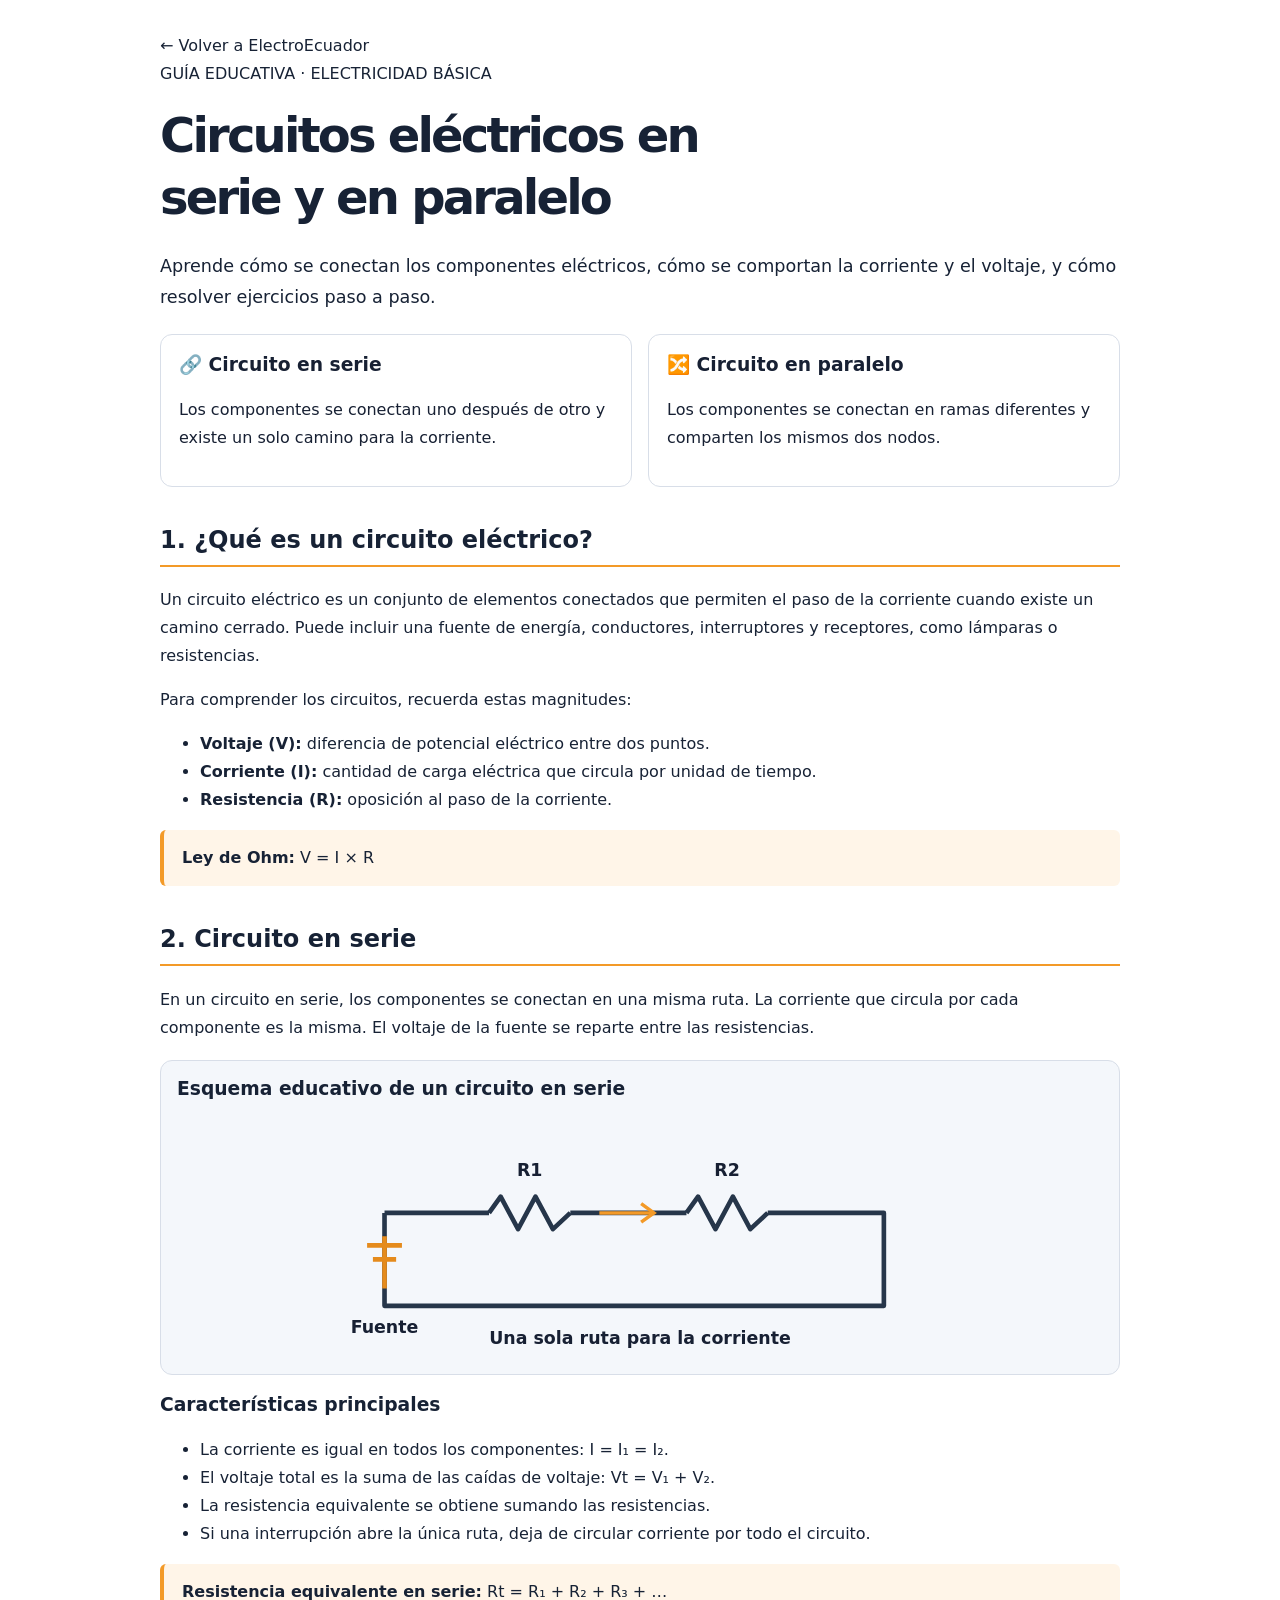
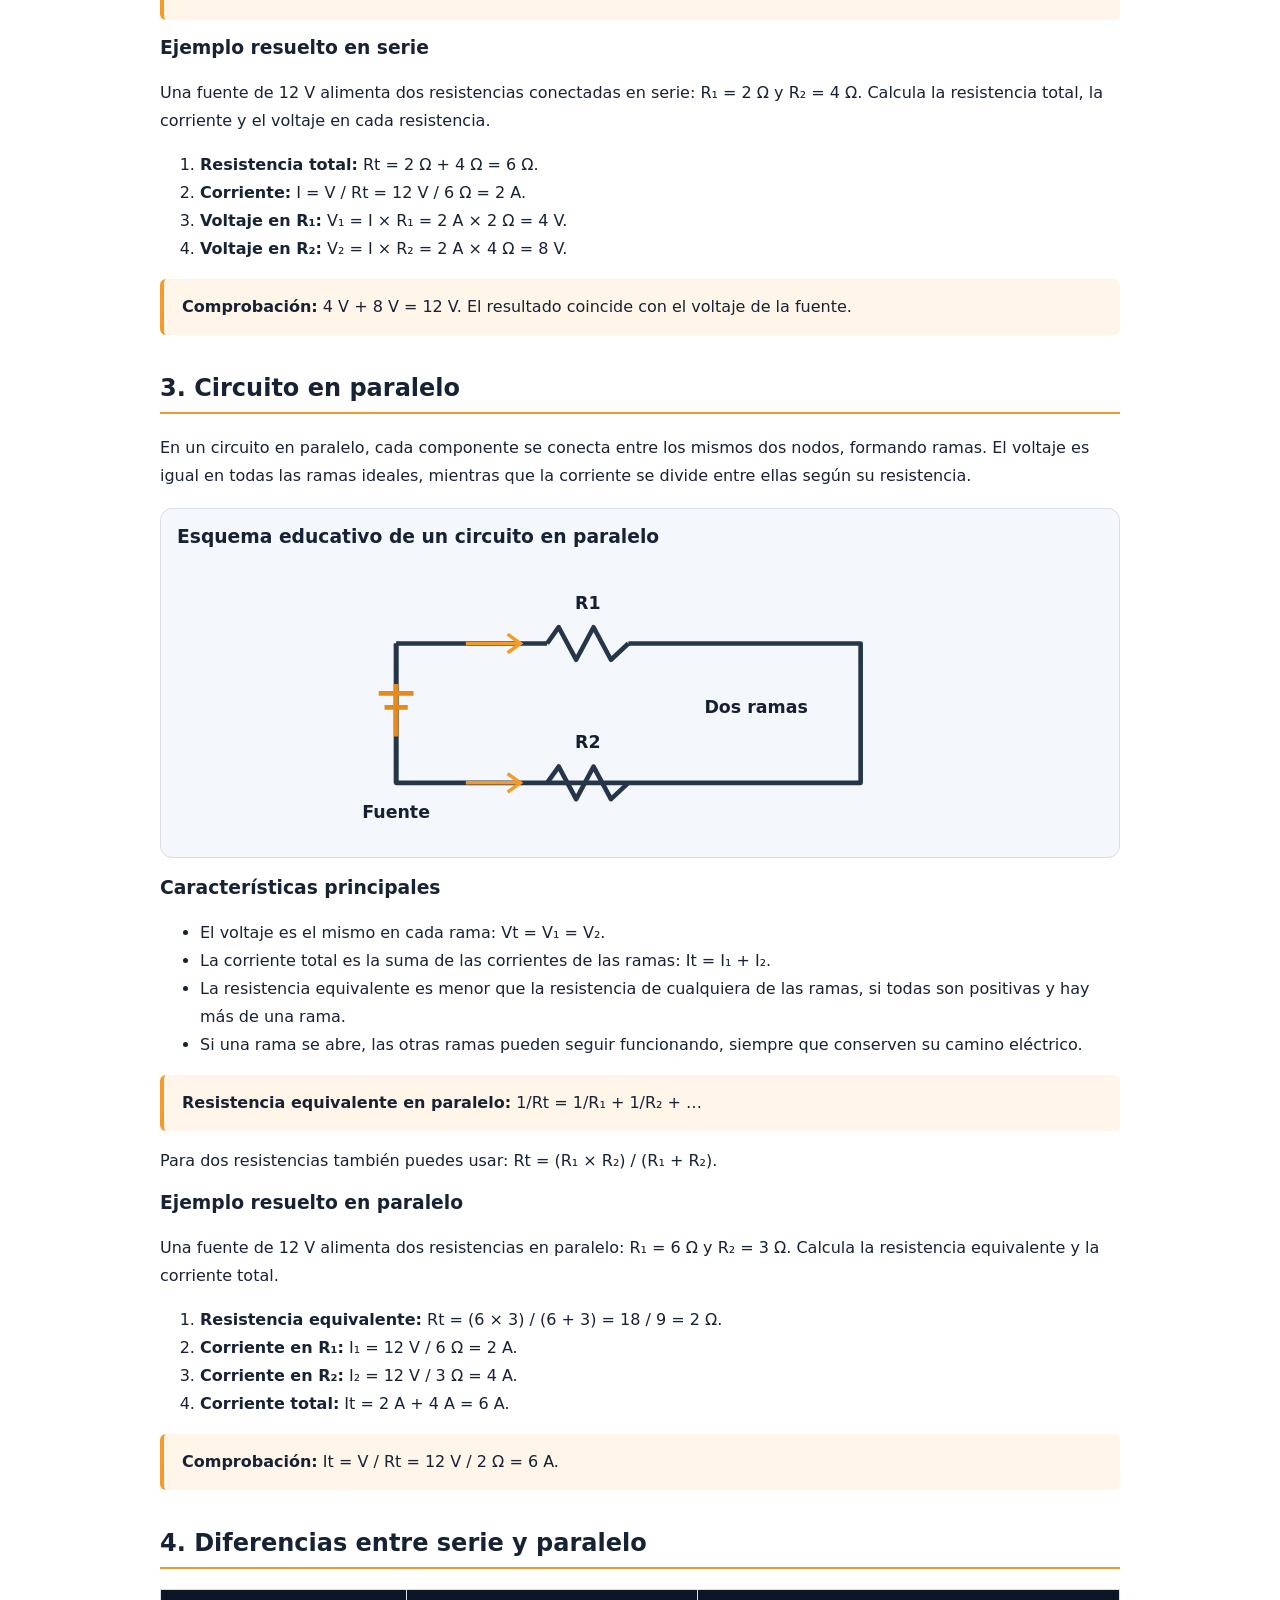
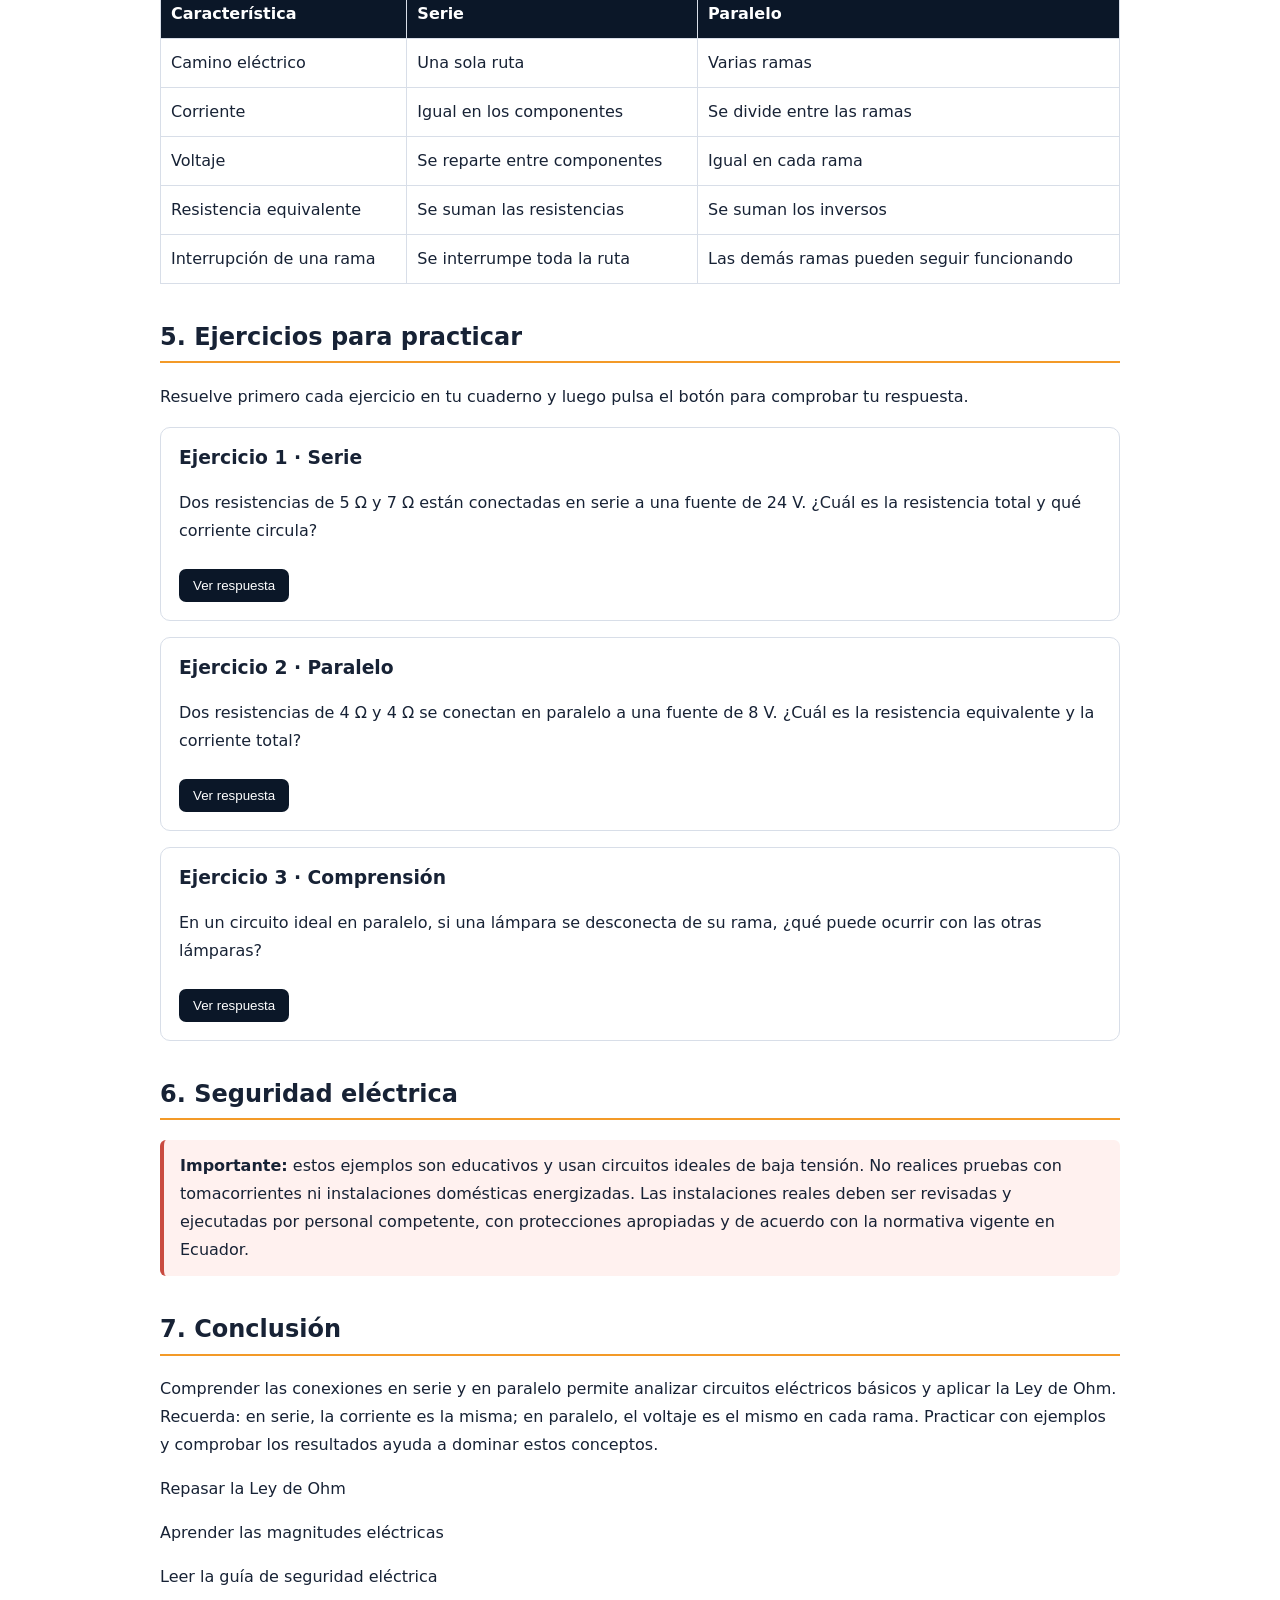
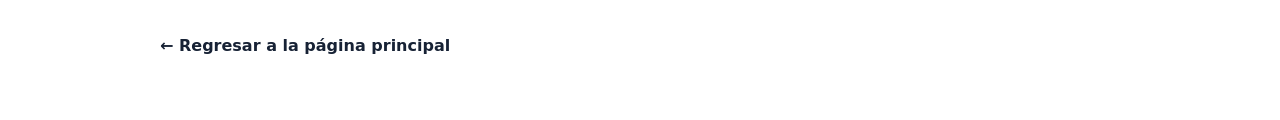
<file: circuitos-serie-paralelo.html>
<!DOCTYPE html>
<html lang="es">
<head>
  <meta charset="UTF-8">
  <meta name="viewport" content="width=device-width, initial-scale=1.0">
  <meta name="description" content="Aprende a diferenciar circuitos eléctricos en serie y paralelo con ejemplos, fórmulas y ejercicios resueltos.">
  <title>Circuitos en serie y paralelo | ElectroEcuador</title>
  <link rel="stylesheet" href="style.css">
  <style>
    .guia { max-width: 1000px; margin: 0 auto; padding: 32px 20px 60px; line-height: 1.75; }
    .guia h1, .guia h2, .guia h3 { line-height: 1.3; }
    .guia h1 { font-size: clamp(2rem, 5vw, 3rem); }
    .guia h2 { margin-top: 38px; border-bottom: 2px solid #f39a28; padding-bottom: 8px; }
    .intro-guia { font-size: 1.1rem; }
    .tarjetas-guia { display: grid; grid-template-columns: repeat(auto-fit, minmax(220px, 1fr)); gap: 16px; margin: 22px 0; }
    .tarjeta-guia { border: 1px solid #d8dee8; border-radius: 12px; padding: 18px; background: #fff; color: #172033; }
    .diagrama { background: #f4f7fb; border: 1px solid #d8dee8; border-radius: 12px; padding: 16px; margin: 18px 0; overflow-x: auto; }
    .diagrama svg { display: block; width: 100%; max-width: 720px; height: auto; margin: auto; }
    .formula { padding: 14px 18px; background: #fff5e8; border-left: 4px solid #f39a28; border-radius: 6px; overflow-wrap: anywhere; }
    .nota-seguridad { border-left: 4px solid #c94b40; padding: 12px 16px; background: #fff1ef; border-radius: 6px; }
    .ejercicio { margin: 16px 0; padding: 18px; border: 1px solid #d8dee8; border-radius: 10px; }
    .ejercicio button { margin-top: 8px; cursor: pointer; padding: 9px 14px; border: 0; border-radius: 7px; background: #0b1728; color: white; }
    .respuesta { margin-top: 10px; padding: 10px; background: #edf7ee; border-radius: 7px; }
    .tabla-guia { width: 100%; border-collapse: collapse; margin: 18px 0; }
    .tabla-guia th, .tabla-guia td { border: 1px solid #d8dee8; padding: 10px; text-align: left; }
    .tabla-guia th { background: #0b1728; color: white; }
    .volver { display: inline-block; margin-top: 25px; font-weight: bold; }
  </style>
</head>
<body>
  <main class="guia">
    <a href="index.html">← Volver a ElectroEcuador</a>

    <p>GUÍA EDUCATIVA · ELECTRICIDAD BÁSICA</p>
    <h1>Circuitos eléctricos en serie y en paralelo</h1>
    <p class="intro-guia">
      Aprende cómo se conectan los componentes eléctricos, cómo se comportan
      la corriente y el voltaje, y cómo resolver ejercicios paso a paso.
    </p>

    <div class="tarjetas-guia">
      <article class="tarjeta-guia">
        <h3>🔗 Circuito en serie</h3>
        <p>Los componentes se conectan uno después de otro y existe un solo camino para la corriente.</p>
      </article>
      <article class="tarjeta-guia">
        <h3>🔀 Circuito en paralelo</h3>
        <p>Los componentes se conectan en ramas diferentes y comparten los mismos dos nodos.</p>
      </article>
    </div>

    <h2>1. ¿Qué es un circuito eléctrico?</h2>
    <p>
      Un circuito eléctrico es un conjunto de elementos conectados que permiten
      el paso de la corriente cuando existe un camino cerrado. Puede incluir
      una fuente de energía, conductores, interruptores y receptores, como
      lámparas o resistencias.
    </p>
    <p>Para comprender los circuitos, recuerda estas magnitudes:</p>
    <ul>
      <li><strong>Voltaje (V):</strong> diferencia de potencial eléctrico entre dos puntos.</li>
      <li><strong>Corriente (I):</strong> cantidad de carga eléctrica que circula por unidad de tiempo.</li>
      <li><strong>Resistencia (R):</strong> oposición al paso de la corriente.</li>
    </ul>
    <p class="formula"><strong>Ley de Ohm:</strong> V = I × R</p>

    <h2>2. Circuito en serie</h2>
    <p>
      En un circuito en serie, los componentes se conectan en una misma ruta.
      La corriente que circula por cada componente es la misma. El voltaje de
      la fuente se reparte entre las resistencias.
    </p>

    <div class="diagrama">
      <h3>Esquema educativo de un circuito en serie</h3>
      <svg viewBox="0 0 620 205" role="img" aria-label="Batería y dos resistencias conectadas en una sola ruta">
        <g fill="none" stroke="#26364a" stroke-width="4" stroke-linejoin="round">
          <path d="M90 80 H180 M250 80 H350 M420 80 H520 V160 H90 V80"/>
          <path d="M90 100 V145 M75 108 H105 M80 120 H100" stroke="#e58b1c"/>
          <path d="M180 80 l10 -14 l15 28 l15 -28 l15 28 l15 -14" />
          <path d="M350 80 l10 -14 l15 28 l15 -28 l15 28 l15 -14" />
        </g>
        <g fill="#172033" font-size="15" font-weight="bold" text-anchor="middle">
          <text x="215" y="48">R1</text>
          <text x="385" y="48">R2</text>
          <text x="90" y="183">Fuente</text>
          <text x="310" y="193">Una sola ruta para la corriente</text>
        </g>
        <path d="M275 80 H320" stroke="#f39a28" stroke-width="3"/>
        <path d="M311 72 L322 80 L311 88" fill="none" stroke="#f39a28" stroke-width="3"/>
      </svg>
    </div>

    <h3>Características principales</h3>
    <ul>
      <li>La corriente es igual en todos los componentes: I = I₁ = I₂.</li>
      <li>El voltaje total es la suma de las caídas de voltaje: Vt = V₁ + V₂.</li>
      <li>La resistencia equivalente se obtiene sumando las resistencias.</li>
      <li>Si una interrupción abre la única ruta, deja de circular corriente por todo el circuito.</li>
    </ul>

    <p class="formula"><strong>Resistencia equivalente en serie:</strong> Rt = R₁ + R₂ + R₃ + …</p>

    <h3>Ejemplo resuelto en serie</h3>
    <p>Una fuente de 12 V alimenta dos resistencias conectadas en serie: R₁ = 2 Ω y R₂ = 4 Ω. Calcula la resistencia total, la corriente y el voltaje en cada resistencia.</p>
    <ol>
      <li><strong>Resistencia total:</strong> Rt = 2 Ω + 4 Ω = 6 Ω.</li>
      <li><strong>Corriente:</strong> I = V / Rt = 12 V / 6 Ω = 2 A.</li>
      <li><strong>Voltaje en R₁:</strong> V₁ = I × R₁ = 2 A × 2 Ω = 4 V.</li>
      <li><strong>Voltaje en R₂:</strong> V₂ = I × R₂ = 2 A × 4 Ω = 8 V.</li>
    </ol>
    <p class="formula"><strong>Comprobación:</strong> 4 V + 8 V = 12 V. El resultado coincide con el voltaje de la fuente.</p>

    <h2>3. Circuito en paralelo</h2>
    <p>
      En un circuito en paralelo, cada componente se conecta entre los mismos
      dos nodos, formando ramas. El voltaje es igual en todas las ramas
      ideales, mientras que la corriente se divide entre ellas según su resistencia.
    </p>

    <div class="diagrama">
      <h3>Esquema educativo de un circuito en paralelo</h3>
      <svg viewBox="0 0 620 235" role="img" aria-label="Dos resistencias en ramas paralelas conectadas a una fuente">
        <g fill="none" stroke="#26364a" stroke-width="4" stroke-linejoin="round">
          <path d="M100 65 H230 M300 65 H500 V185 H100 V65"/>
          <path d="M100 65 V185"/>
          <path d="M230 65 l10 -14 l15 28 l15 -28 l15 28 l15 -14"/>
          <path d="M230 185 l10 -14 l15 28 l15 -28 l15 28 l15 -14"/>
          <path d="M100 100 V145 M85 108 H115 M90 120 H110" stroke="#e58b1c"/>
        </g>
        <g fill="#172033" font-size="15" font-weight="bold" text-anchor="middle">
          <text x="265" y="35">R1</text>
          <text x="265" y="155">R2</text>
          <text x="100" y="215">Fuente</text>
          <text x="410" y="125">Dos ramas</text>
        </g>
        <path d="M160 65 H205" stroke="#f39a28" stroke-width="3"/>
        <path d="M196 57 L207 65 L196 73" fill="none" stroke="#f39a28" stroke-width="3"/>
        <path d="M160 185 H205" stroke="#f39a28" stroke-width="3"/>
        <path d="M196 177 L207 185 L196 193" fill="none" stroke="#f39a28" stroke-width="3"/>
      </svg>
    </div>

    <h3>Características principales</h3>
    <ul>
      <li>El voltaje es el mismo en cada rama: Vt = V₁ = V₂.</li>
      <li>La corriente total es la suma de las corrientes de las ramas: It = I₁ + I₂.</li>
      <li>La resistencia equivalente es menor que la resistencia de cualquiera de las ramas, si todas son positivas y hay más de una rama.</li>
      <li>Si una rama se abre, las otras ramas pueden seguir funcionando, siempre que conserven su camino eléctrico.</li>
    </ul>

    <p class="formula"><strong>Resistencia equivalente en paralelo:</strong> 1/Rt = 1/R₁ + 1/R₂ + …</p>
    <p>Para dos resistencias también puedes usar: Rt = (R₁ × R₂) / (R₁ + R₂).</p>

    <h3>Ejemplo resuelto en paralelo</h3>
    <p>Una fuente de 12 V alimenta dos resistencias en paralelo: R₁ = 6 Ω y R₂ = 3 Ω. Calcula la resistencia equivalente y la corriente total.</p>
    <ol>
      <li><strong>Resistencia equivalente:</strong> Rt = (6 × 3) / (6 + 3) = 18 / 9 = 2 Ω.</li>
      <li><strong>Corriente en R₁:</strong> I₁ = 12 V / 6 Ω = 2 A.</li>
      <li><strong>Corriente en R₂:</strong> I₂ = 12 V / 3 Ω = 4 A.</li>
      <li><strong>Corriente total:</strong> It = 2 A + 4 A = 6 A.</li>
    </ol>
    <p class="formula"><strong>Comprobación:</strong> It = V / Rt = 12 V / 2 Ω = 6 A.</p>

    <h2>4. Diferencias entre serie y paralelo</h2>
    <table class="tabla-guia">
      <thead>
        <tr><th>Característica</th><th>Serie</th><th>Paralelo</th></tr>
      </thead>
      <tbody>
        <tr><td>Camino eléctrico</td><td>Una sola ruta</td><td>Varias ramas</td></tr>
        <tr><td>Corriente</td><td>Igual en los componentes</td><td>Se divide entre las ramas</td></tr>
        <tr><td>Voltaje</td><td>Se reparte entre componentes</td><td>Igual en cada rama</td></tr>
        <tr><td>Resistencia equivalente</td><td>Se suman las resistencias</td><td>Se suman los inversos</td></tr>
        <tr><td>Interrupción de una rama</td><td>Se interrumpe toda la ruta</td><td>Las demás ramas pueden seguir funcionando</td></tr>
      </tbody>
    </table>

    <h2>5. Ejercicios para practicar</h2>
    <p>Resuelve primero cada ejercicio en tu cuaderno y luego pulsa el botón para comprobar tu respuesta.</p>

    <div class="ejercicio">
      <h3>Ejercicio 1 · Serie</h3>
      <p>Dos resistencias de 5 Ω y 7 Ω están conectadas en serie a una fuente de 24 V. ¿Cuál es la resistencia total y qué corriente circula?</p>
      <button type="button" onclick="mostrarRespuesta('respuesta1')">Ver respuesta</button>
      <div class="respuesta" id="respuesta1" hidden>Rt = 5 + 7 = 12 Ω. I = 24 / 12 = 2 A.</div>
    </div>

    <div class="ejercicio">
      <h3>Ejercicio 2 · Paralelo</h3>
      <p>Dos resistencias de 4 Ω y 4 Ω se conectan en paralelo a una fuente de 8 V. ¿Cuál es la resistencia equivalente y la corriente total?</p>
      <button type="button" onclick="mostrarRespuesta('respuesta2')">Ver respuesta</button>
      <div class="respuesta" id="respuesta2" hidden>Rt = (4 × 4) / (4 + 4) = 2 Ω. It = 8 / 2 = 4 A. Cada rama conduce 2 A.</div>
    </div>

    <div class="ejercicio">
      <h3>Ejercicio 3 · Comprensión</h3>
      <p>En un circuito ideal en paralelo, si una lámpara se desconecta de su rama, ¿qué puede ocurrir con las otras lámparas?</p>
      <button type="button" onclick="mostrarRespuesta('respuesta3')">Ver respuesta</button>
      <div class="respuesta" id="respuesta3" hidden>Las otras pueden seguir encendidas porque sus ramas mantienen caminos eléctricos independientes, siempre que la fuente y el resto del circuito funcionen correctamente.</div>
    </div>

    <h2>6. Seguridad eléctrica</h2>
    <div class="nota-seguridad">
      <strong>Importante:</strong> estos ejemplos son educativos y usan circuitos ideales de baja tensión.
      No realices pruebas con tomacorrientes ni instalaciones domésticas energizadas.
      Las instalaciones reales deben ser revisadas y ejecutadas por personal competente,
      con protecciones apropiadas y de acuerdo con la normativa vigente en Ecuador.
    </div>

    <h2>7. Conclusión</h2>
    <p>
      Comprender las conexiones en serie y en paralelo permite analizar circuitos
      eléctricos básicos y aplicar la Ley de Ohm. Recuerda: en serie, la corriente
      es la misma; en paralelo, el voltaje es el mismo en cada rama. Practicar con
      ejemplos y comprobar los resultados ayuda a dominar estos conceptos.
    </p>

    <p><a href="ley-de-ohm.html">Repasar la Ley de Ohm</a></p>
    <p><a href="magnitudes-electricas.html">Aprender las magnitudes eléctricas</a></p>
    <p><a href="seguridad-electrica.html">Leer la guía de seguridad eléctrica</a></p>
    <a class="volver" href="index.html">← Regresar a la página principal</a>
  </main>

  <script>
    function mostrarRespuesta(id) {
      const elemento = document.getElementById(id);
      elemento.hidden = !elemento.hidden;
    }
  </script>
</body>
</html>
</file>
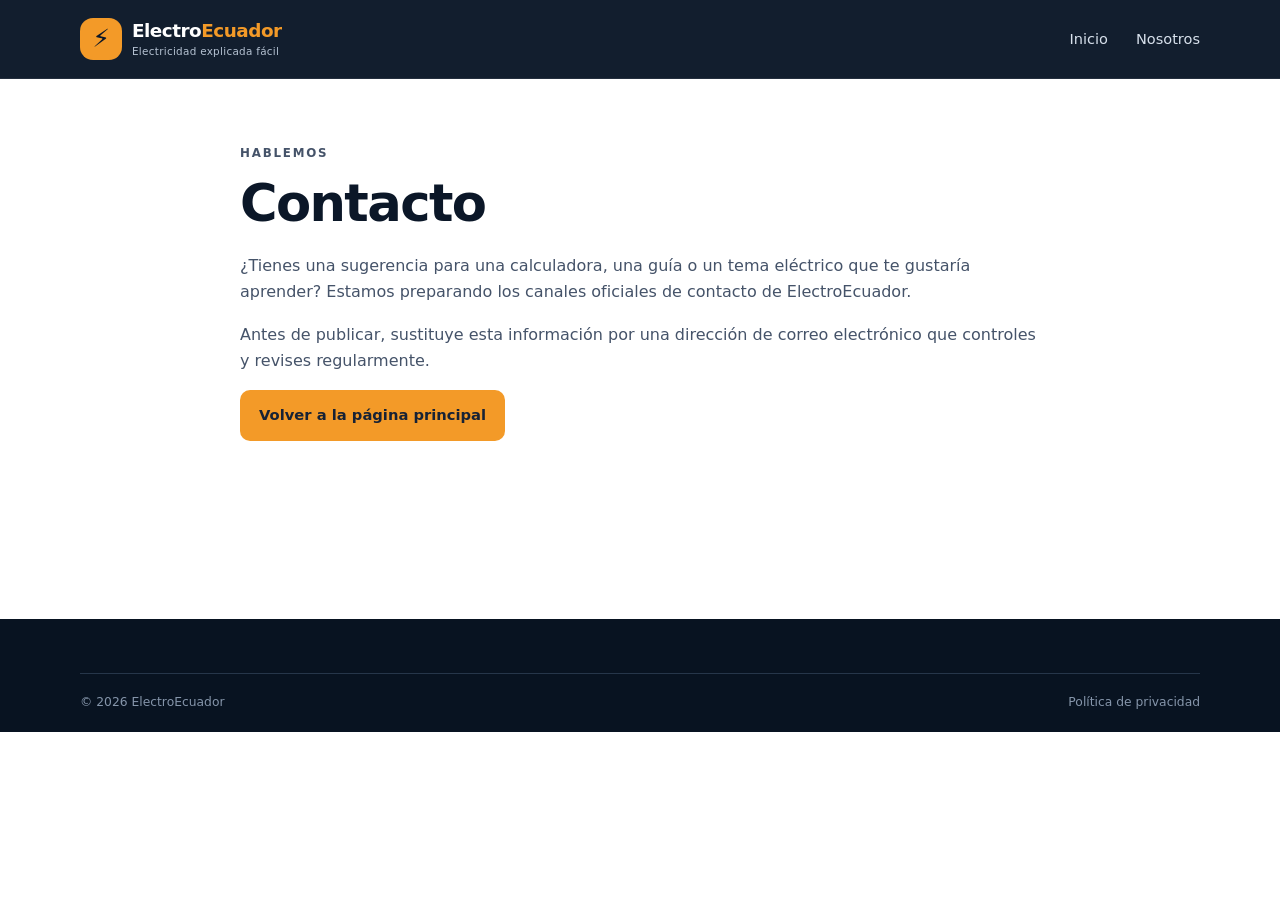
<file: contacto.html>
<!DOCTYPE html><html lang="es"><head><meta charset="UTF-8"><meta name="viewport" content="width=device-width,initial-scale=1"><meta name="description" content="Contacto de ElectroEcuador."><title>Contacto | ElectroEcuador</title><link rel="stylesheet" href="style.css"></head><body><header class="site-header"><div class="container nav-wrap"><a class="brand" href="index.html"><span class="brand-icon">⚡</span><span>Electro<span class="brand-accent">Ecuador</span><small>Electricidad explicada fácil</small></span></a><nav class="main-nav" style="display:flex"><a href="../index.html">Inicio</a><a href="sobre-nosotros.html">Nosotros</a></nav></div></header><main class="article-page"><article class="container article"><p class="eyebrow">HABLEMOS</p><h1>Contacto</h1><p>¿Tienes una sugerencia para una calculadora, una guía o un tema eléctrico que te gustaría aprender? Estamos preparando los canales oficiales de contacto de ElectroEcuador.</p><p>Antes de publicar, sustituye esta información por una dirección de correo electrónico que controles y revises regularmente.</p><p><a class="btn btn-primary" href="../index.html">Volver a la página principal</a></p></article></main><footer class="site-footer"><div class="container footer-bottom"><span>© <span id="year"></span> ElectroEcuador</span><a href="privacidad.html">Política de privacidad</a></div></footer><script>document.getElementById("year").textContent=new Date().getFullYear()</script></body></html>
</file>
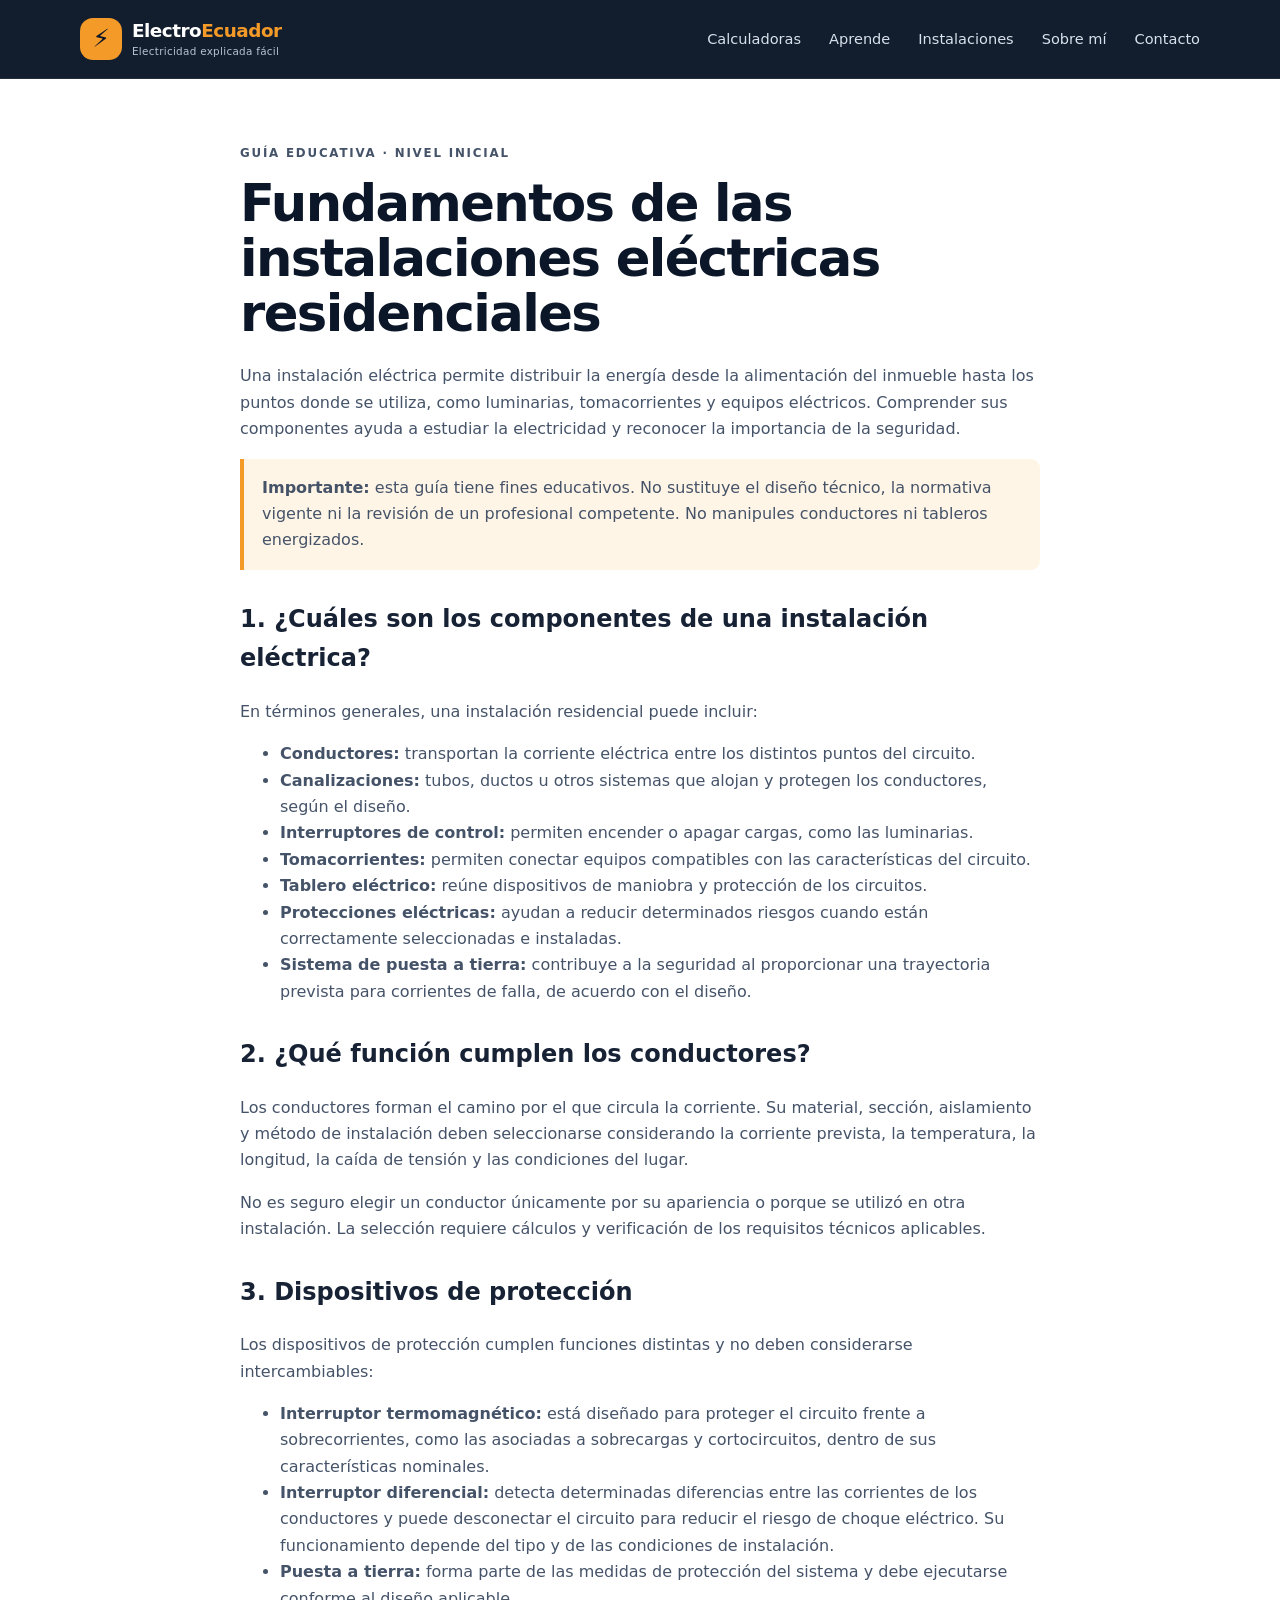
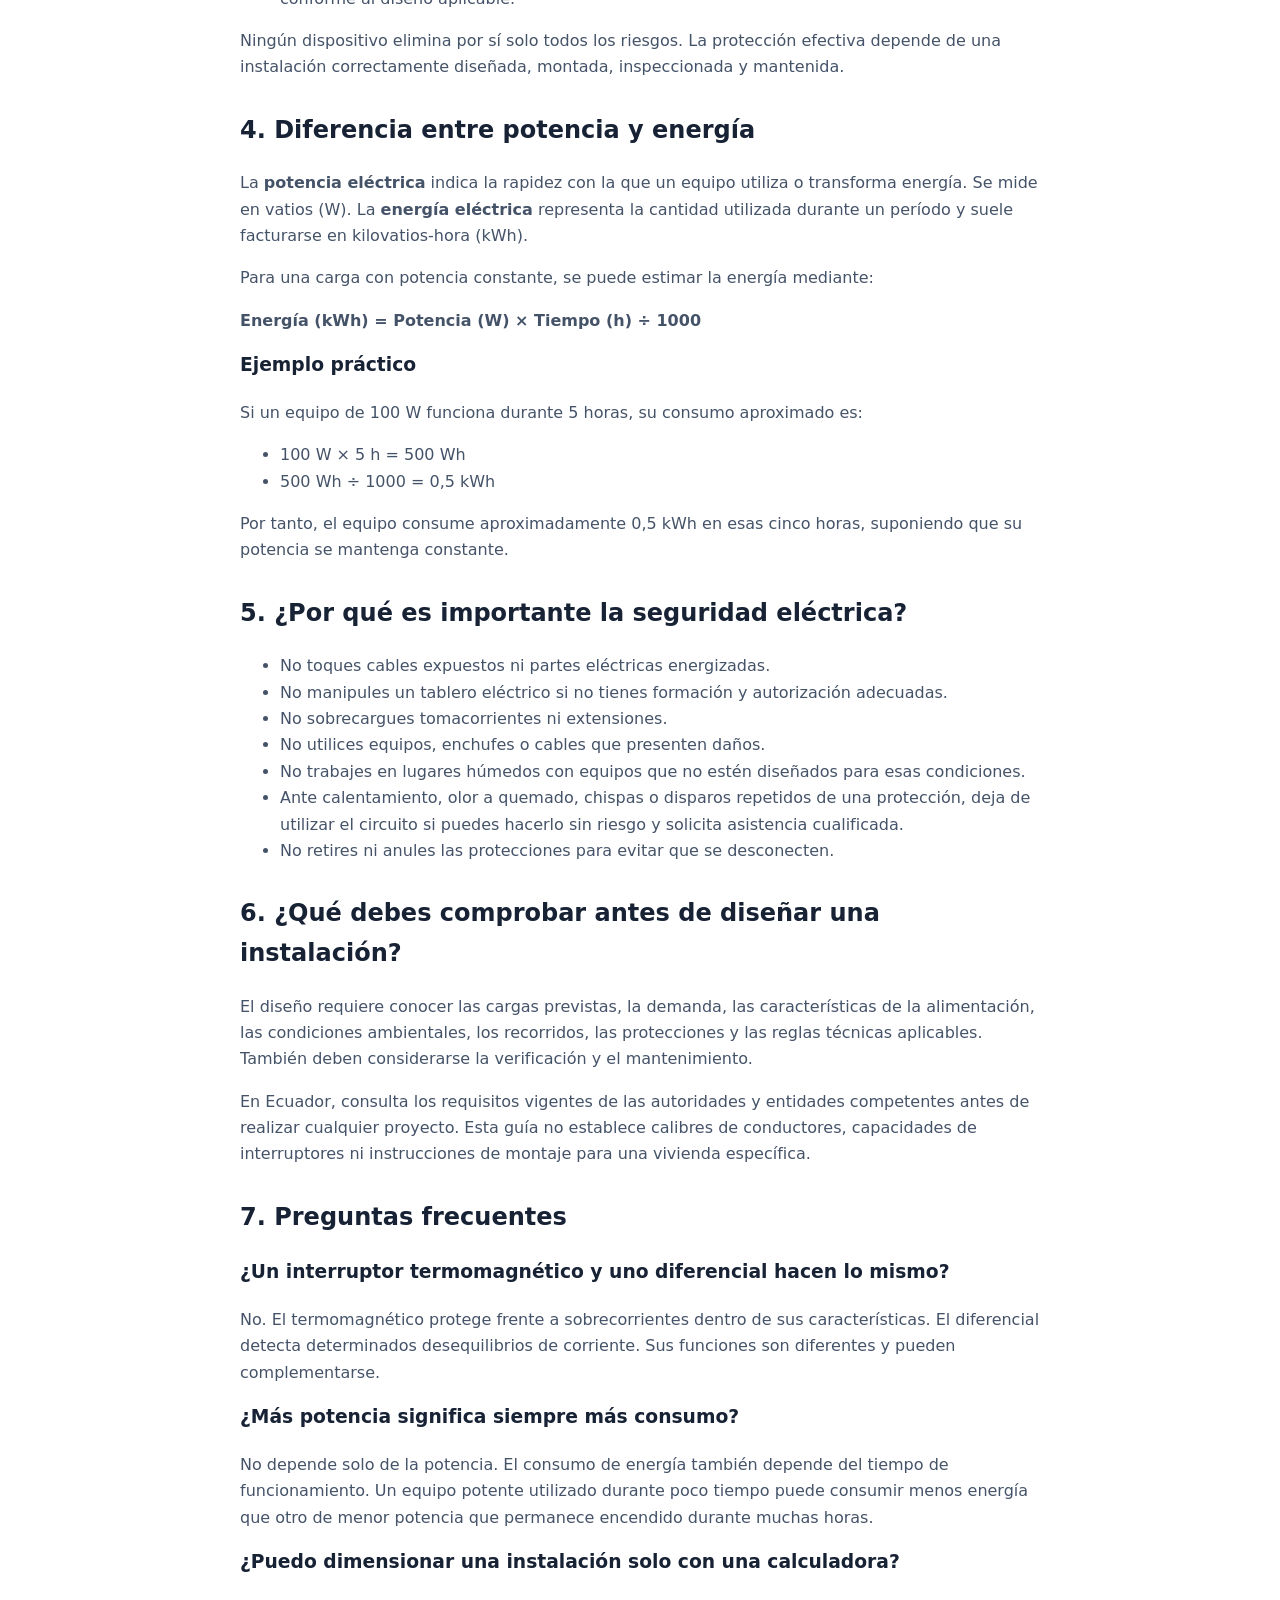
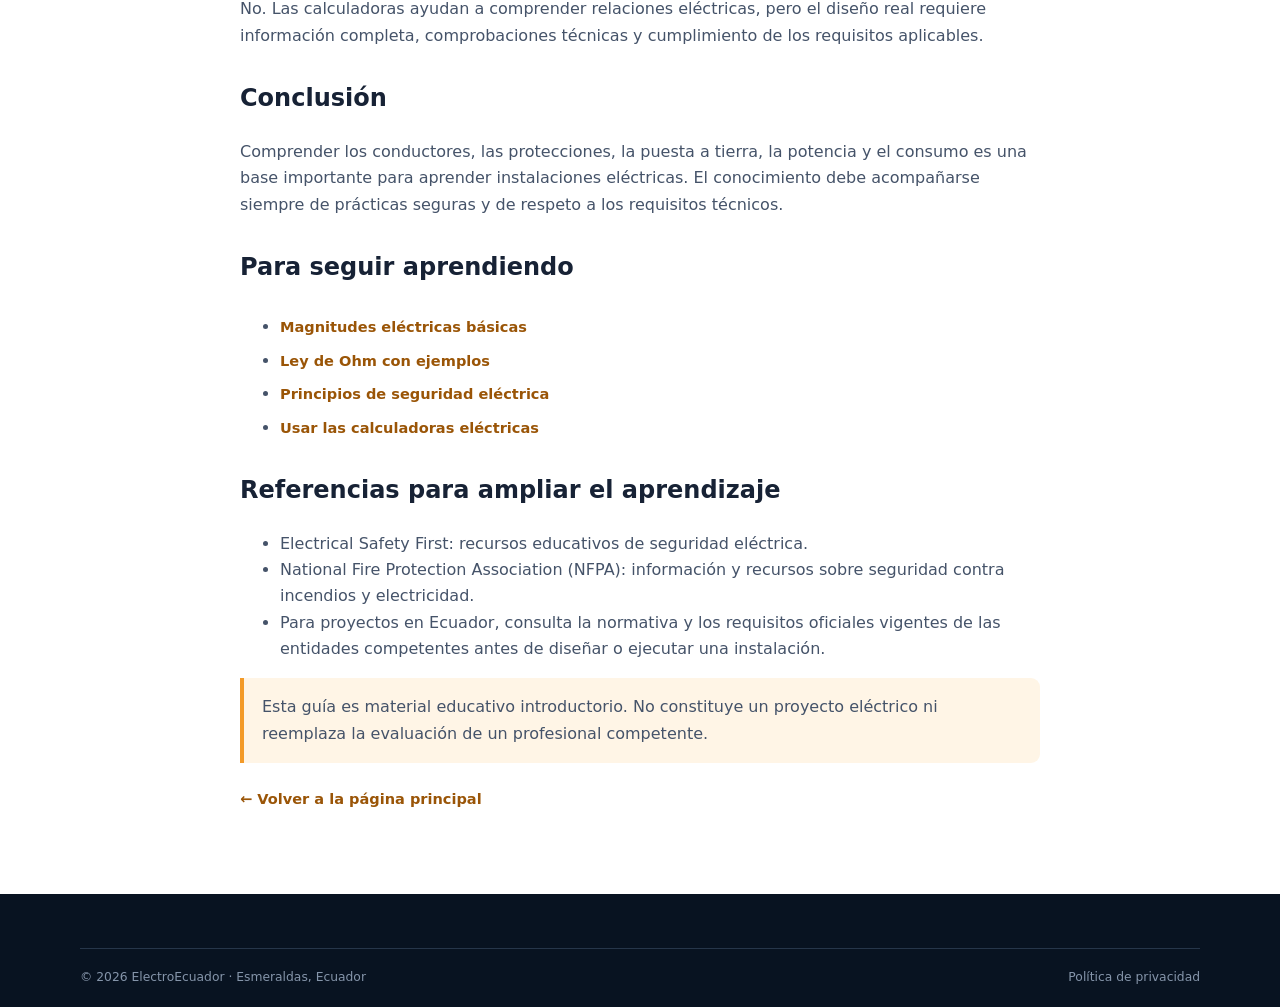
<file: instalaciones-electricas.html>
<!DOCTYPE html>
<html lang="es">
<head>
  <meta charset="UTF-8">
  <meta name="viewport" content="width=device-width, initial-scale=1">
  <meta name="description" content="Aprende los fundamentos de las instalaciones eléctricas residenciales, los conductores, las protecciones, la potencia y la seguridad eléctrica.">
  <meta name="theme-color" content="#0b1728">
  <title>Fundamentos de instalaciones eléctricas | ElectroEcuador</title>
  <link rel="stylesheet" href="style.css">
  <script src="main.js" defer></script>
</head>
<body>
  <a class="skip-link" href="#contenido">Saltar al contenido</a>

  <header class="site-header">
    <div class="container nav-wrap">
      <a class="brand" href="index.html" aria-label="ElectroEcuador, inicio">
        <span class="brand-icon">⚡</span>
        <span>Electro<span class="brand-accent">Ecuador</span>
          <small>Electricidad explicada fácil</small>
        </span>
      </a>
      <button class="menu-toggle" aria-expanded="false" aria-controls="main-nav">
        ☰ <span class="sr-only">Abrir menú</span>
      </button>
      <nav id="main-nav" class="main-nav">
        <a href="index.html#calculadoras">Calculadoras</a>
        <a href="index.html#aprende">Aprende</a>
        <a href="index.html#instalaciones">Instalaciones</a>
        <a href="sobre-nosotros.html">Sobre mí</a>
        <a href="contacto.html">Contacto</a>
      </nav>
    </div>
  </header>

  <main id="contenido" class="article-page">
    <article class="container article">
      <p class="eyebrow">GUÍA EDUCATIVA · NIVEL INICIAL</p>
      <h1>Fundamentos de las instalaciones eléctricas residenciales</h1>

      <p>
        Una instalación eléctrica permite distribuir la energía desde la
        alimentación del inmueble hasta los puntos donde se utiliza, como
        luminarias, tomacorrientes y equipos eléctricos. Comprender sus
        componentes ayuda a estudiar la electricidad y reconocer la importancia
        de la seguridad.
      </p>

      <p class="notice">
        <strong>Importante:</strong> esta guía tiene fines educativos.
        No sustituye el diseño técnico, la normativa vigente ni la revisión
        de un profesional competente. No manipules conductores ni tableros
        energizados.
      </p>

      <h2>1. ¿Cuáles son los componentes de una instalación eléctrica?</h2>
      <p>En términos generales, una instalación residencial puede incluir:</p>
      <ul>
        <li><strong>Conductores:</strong> transportan la corriente eléctrica entre los distintos puntos del circuito.</li>
        <li><strong>Canalizaciones:</strong> tubos, ductos u otros sistemas que alojan y protegen los conductores, según el diseño.</li>
        <li><strong>Interruptores de control:</strong> permiten encender o apagar cargas, como las luminarias.</li>
        <li><strong>Tomacorrientes:</strong> permiten conectar equipos compatibles con las características del circuito.</li>
        <li><strong>Tablero eléctrico:</strong> reúne dispositivos de maniobra y protección de los circuitos.</li>
        <li><strong>Protecciones eléctricas:</strong> ayudan a reducir determinados riesgos cuando están correctamente seleccionadas e instaladas.</li>
        <li><strong>Sistema de puesta a tierra:</strong> contribuye a la seguridad al proporcionar una trayectoria prevista para corrientes de falla, de acuerdo con el diseño.</li>
      </ul>

      <h2>2. ¿Qué función cumplen los conductores?</h2>
      <p>
        Los conductores forman el camino por el que circula la corriente.
        Su material, sección, aislamiento y método de instalación deben
        seleccionarse considerando la corriente prevista, la temperatura,
        la longitud, la caída de tensión y las condiciones del lugar.
      </p>
      <p>
        No es seguro elegir un conductor únicamente por su apariencia o
        porque se utilizó en otra instalación. La selección requiere cálculos
        y verificación de los requisitos técnicos aplicables.
      </p>

      <h2>3. Dispositivos de protección</h2>
      <p>
        Los dispositivos de protección cumplen funciones distintas y no deben
        considerarse intercambiables:
      </p>
      <ul>
        <li><strong>Interruptor termomagnético:</strong> está diseñado para proteger el circuito frente a sobrecorrientes, como las asociadas a sobrecargas y cortocircuitos, dentro de sus características nominales.</li>
        <li><strong>Interruptor diferencial:</strong> detecta determinadas diferencias entre las corrientes de los conductores y puede desconectar el circuito para reducir el riesgo de choque eléctrico. Su funcionamiento depende del tipo y de las condiciones de instalación.</li>
        <li><strong>Puesta a tierra:</strong> forma parte de las medidas de protección del sistema y debe ejecutarse conforme al diseño aplicable.</li>
      </ul>
      <p>
        Ningún dispositivo elimina por sí solo todos los riesgos. La protección
        efectiva depende de una instalación correctamente diseñada, montada,
        inspeccionada y mantenida.
      </p>

      <h2>4. Diferencia entre potencia y energía</h2>
      <p>
        La <strong>potencia eléctrica</strong> indica la rapidez con la que
        un equipo utiliza o transforma energía. Se mide en vatios (W).
        La <strong>energía eléctrica</strong> representa la cantidad utilizada
        durante un período y suele facturarse en kilovatios-hora (kWh).
      </p>

      <p>Para una carga con potencia constante, se puede estimar la energía mediante:</p>
      <p><strong>Energía (kWh) = Potencia (W) × Tiempo (h) ÷ 1000</strong></p>

      <h3>Ejemplo práctico</h3>
      <p>
        Si un equipo de 100 W funciona durante 5 horas, su consumo aproximado
        es:
      </p>
      <ul>
        <li>100 W × 5 h = 500 Wh</li>
        <li>500 Wh ÷ 1000 = 0,5 kWh</li>
      </ul>
      <p>
        Por tanto, el equipo consume aproximadamente 0,5 kWh en esas cinco
        horas, suponiendo que su potencia se mantenga constante.
      </p>

      <h2>5. ¿Por qué es importante la seguridad eléctrica?</h2>
      <ul>
        <li>No toques cables expuestos ni partes eléctricas energizadas.</li>
        <li>No manipules un tablero eléctrico si no tienes formación y autorización adecuadas.</li>
        <li>No sobrecargues tomacorrientes ni extensiones.</li>
        <li>No utilices equipos, enchufes o cables que presenten daños.</li>
        <li>No trabajes en lugares húmedos con equipos que no estén diseñados para esas condiciones.</li>
        <li>Ante calentamiento, olor a quemado, chispas o disparos repetidos de una protección, deja de utilizar el circuito si puedes hacerlo sin riesgo y solicita asistencia cualificada.</li>
        <li>No retires ni anules las protecciones para evitar que se desconecten.</li>
      </ul>

      <h2>6. ¿Qué debes comprobar antes de diseñar una instalación?</h2>
      <p>
        El diseño requiere conocer las cargas previstas, la demanda, las
        características de la alimentación, las condiciones ambientales,
        los recorridos, las protecciones y las reglas técnicas aplicables.
        También deben considerarse la verificación y el mantenimiento.
      </p>
      <p>
        En Ecuador, consulta los requisitos vigentes de las autoridades y
        entidades competentes antes de realizar cualquier proyecto. Esta guía
        no establece calibres de conductores, capacidades de interruptores ni
        instrucciones de montaje para una vivienda específica.
      </p>

      <h2>7. Preguntas frecuentes</h2>

      <h3>¿Un interruptor termomagnético y uno diferencial hacen lo mismo?</h3>
      <p>
        No. El termomagnético protege frente a sobrecorrientes dentro de sus
        características. El diferencial detecta determinados desequilibrios
        de corriente. Sus funciones son diferentes y pueden complementarse.
      </p>

      <h3>¿Más potencia significa siempre más consumo?</h3>
      <p>
        No depende solo de la potencia. El consumo de energía también depende
        del tiempo de funcionamiento. Un equipo potente utilizado durante poco
        tiempo puede consumir menos energía que otro de menor potencia que
        permanece encendido durante muchas horas.
      </p>

      <h3>¿Puedo dimensionar una instalación solo con una calculadora?</h3>
      <p>
        No. Las calculadoras ayudan a comprender relaciones eléctricas, pero
        el diseño real requiere información completa, comprobaciones técnicas
        y cumplimiento de los requisitos aplicables.
      </p>

      <h2>Conclusión</h2>
      <p>
        Comprender los conductores, las protecciones, la puesta a tierra,
        la potencia y el consumo es una base importante para aprender
        instalaciones eléctricas. El conocimiento debe acompañarse siempre
        de prácticas seguras y de respeto a los requisitos técnicos.
      </p>

      <h2>Para seguir aprendiendo</h2>
      <ul>
        <li><a class="text-link" href="magnitudes-electricas.html">Magnitudes eléctricas básicas</a></li>
        <li><a class="text-link" href="ley-de-ohm.html">Ley de Ohm con ejemplos</a></li>
        <li><a class="text-link" href="seguridad-electrica.html">Principios de seguridad eléctrica</a></li>
        <li><a class="text-link" href="index.html#calculadoras">Usar las calculadoras eléctricas</a></li>
      </ul>

      <h2>Referencias para ampliar el aprendizaje</h2>
      <ul>
        <li><a href="https://www.electricalsafetyfirst.org.uk/" target="_blank" rel="noopener noreferrer">Electrical Safety First</a>: recursos educativos de seguridad eléctrica.</li>
        <li><a href="https://www.nfpa.org/" target="_blank" rel="noopener noreferrer">National Fire Protection Association (NFPA)</a>: información y recursos sobre seguridad contra incendios y electricidad.</li>
        <li>Para proyectos en Ecuador, consulta la normativa y los requisitos oficiales vigentes de las entidades competentes antes de diseñar o ejecutar una instalación.</li>
      </ul>

      <p class="notice">
        Esta guía es material educativo introductorio. No constituye un
        proyecto eléctrico ni reemplaza la evaluación de un profesional
        competente.
      </p>

      <p><a class="text-link" href="index.html">← Volver a la página principal</a></p>
    </article>
  </main>

  <footer class="site-footer">
    <div class="container footer-bottom">
      <span>© <span id="year"></span> ElectroEcuador · Esmeraldas, Ecuador</span>
      <a href="privacidad.html">Política de privacidad</a>
    </div>
  </footer>
</body>
</html>
</file>
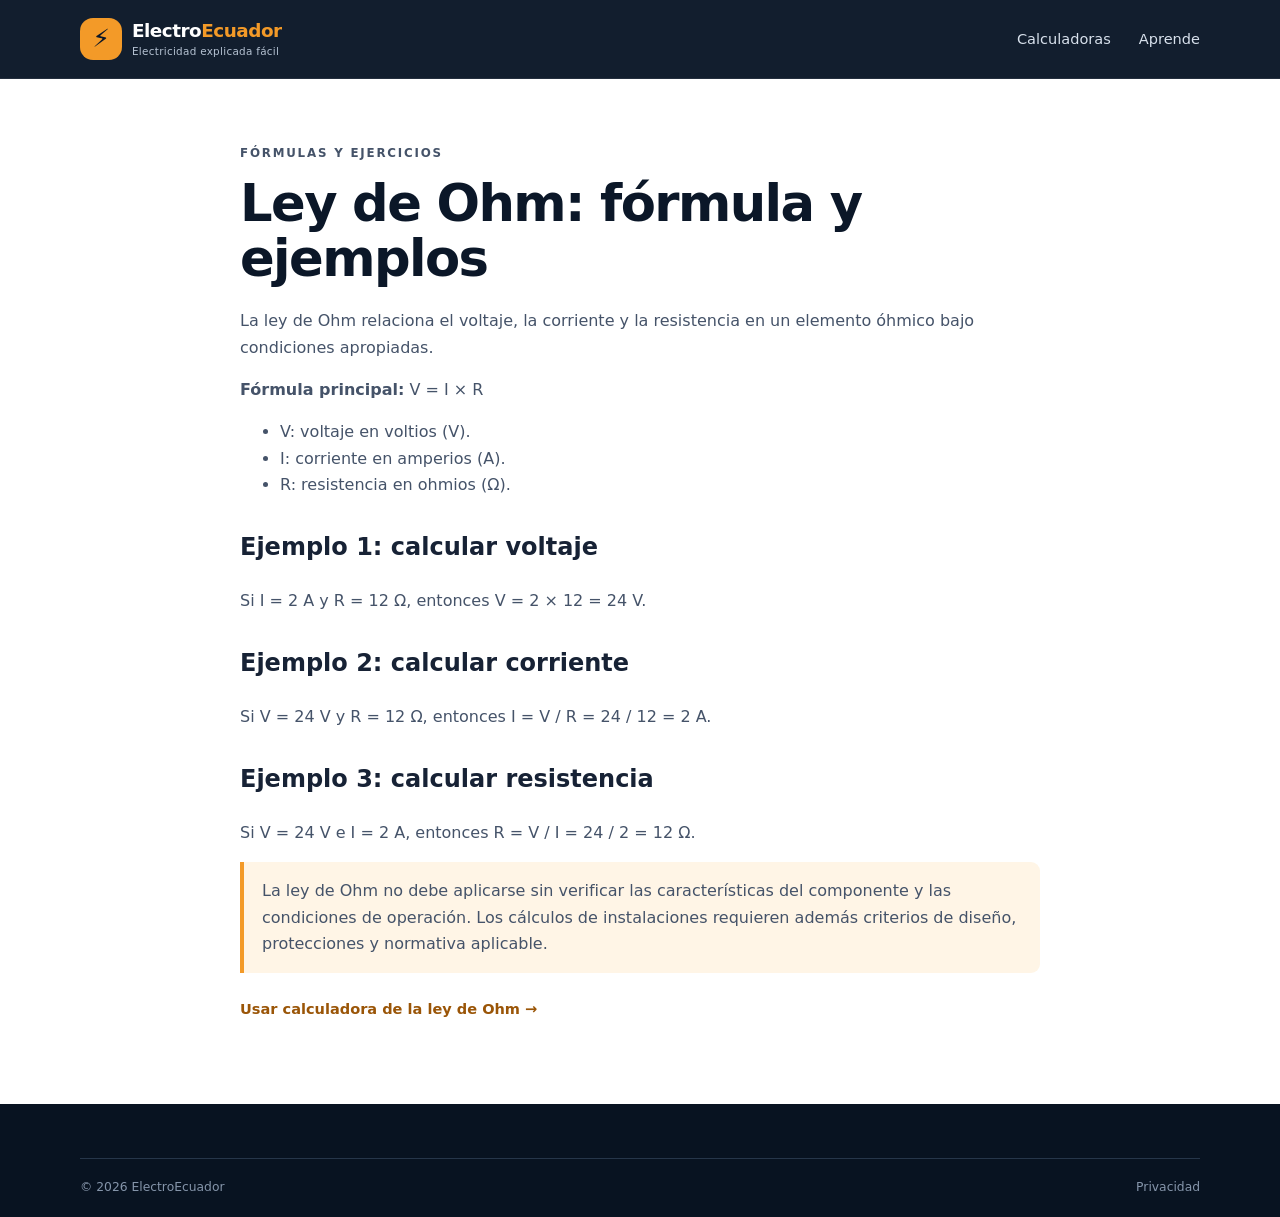
<file: ley-de-ohm.html>
<!DOCTYPE html><html lang="es"><head><meta charset="UTF-8"><meta name="viewport" content="width=device-width,initial-scale=1"><meta name="description" content="Aprende la ley de Ohm con fórmulas y ejemplos resueltos."><title>Ley de Ohm: fórmula y ejemplos | ElectroEcuador</title><link rel="stylesheet" href="style.css"></head><body><header class="site-header"><div class="container nav-wrap"><a class="brand" href="index.html"><span class="brand-icon">⚡</span><span>Electro<span class="brand-accent">Ecuador</span><small>Electricidad explicada fácil</small></span></a><nav class="main-nav" style="display:flex"><a href="index.html#calculadoras">Calculadoras</a><a href="index.html#aprende">Aprende</a></nav></div></header><main class="article-page"><article class="container article"><p class="eyebrow">FÓRMULAS Y EJERCICIOS</p><h1>Ley de Ohm: fórmula y ejemplos</h1><p>La ley de Ohm relaciona el voltaje, la corriente y la resistencia en un elemento óhmico bajo condiciones apropiadas.</p><p><strong>Fórmula principal:</strong> V = I × R</p><ul><li>V: voltaje en voltios (V).</li><li>I: corriente en amperios (A).</li><li>R: resistencia en ohmios (Ω).</li></ul><h2>Ejemplo 1: calcular voltaje</h2><p>Si I = 2 A y R = 12 Ω, entonces V = 2 × 12 = 24 V.</p><h2>Ejemplo 2: calcular corriente</h2><p>Si V = 24 V y R = 12 Ω, entonces I = V / R = 24 / 12 = 2 A.</p><h2>Ejemplo 3: calcular resistencia</h2><p>Si V = 24 V e I = 2 A, entonces R = V / I = 24 / 2 = 12 Ω.</p><p class="notice">La ley de Ohm no debe aplicarse sin verificar las características del componente y las condiciones de operación. Los cálculos de instalaciones requieren además criterios de diseño, protecciones y normativa aplicable.</p><p><a class="text-link" href="index.html#calculadoras">Usar calculadora de la ley de Ohm →</a></p></article></main><footer class="site-footer"><div class="container footer-bottom"><span>© <span id="year"></span> ElectroEcuador</span><a href="privacidad.html">Privacidad</a></div></footer><script>document.getElementById("year").textContent=new Date().getFullYear()</script></body></html>
</file>
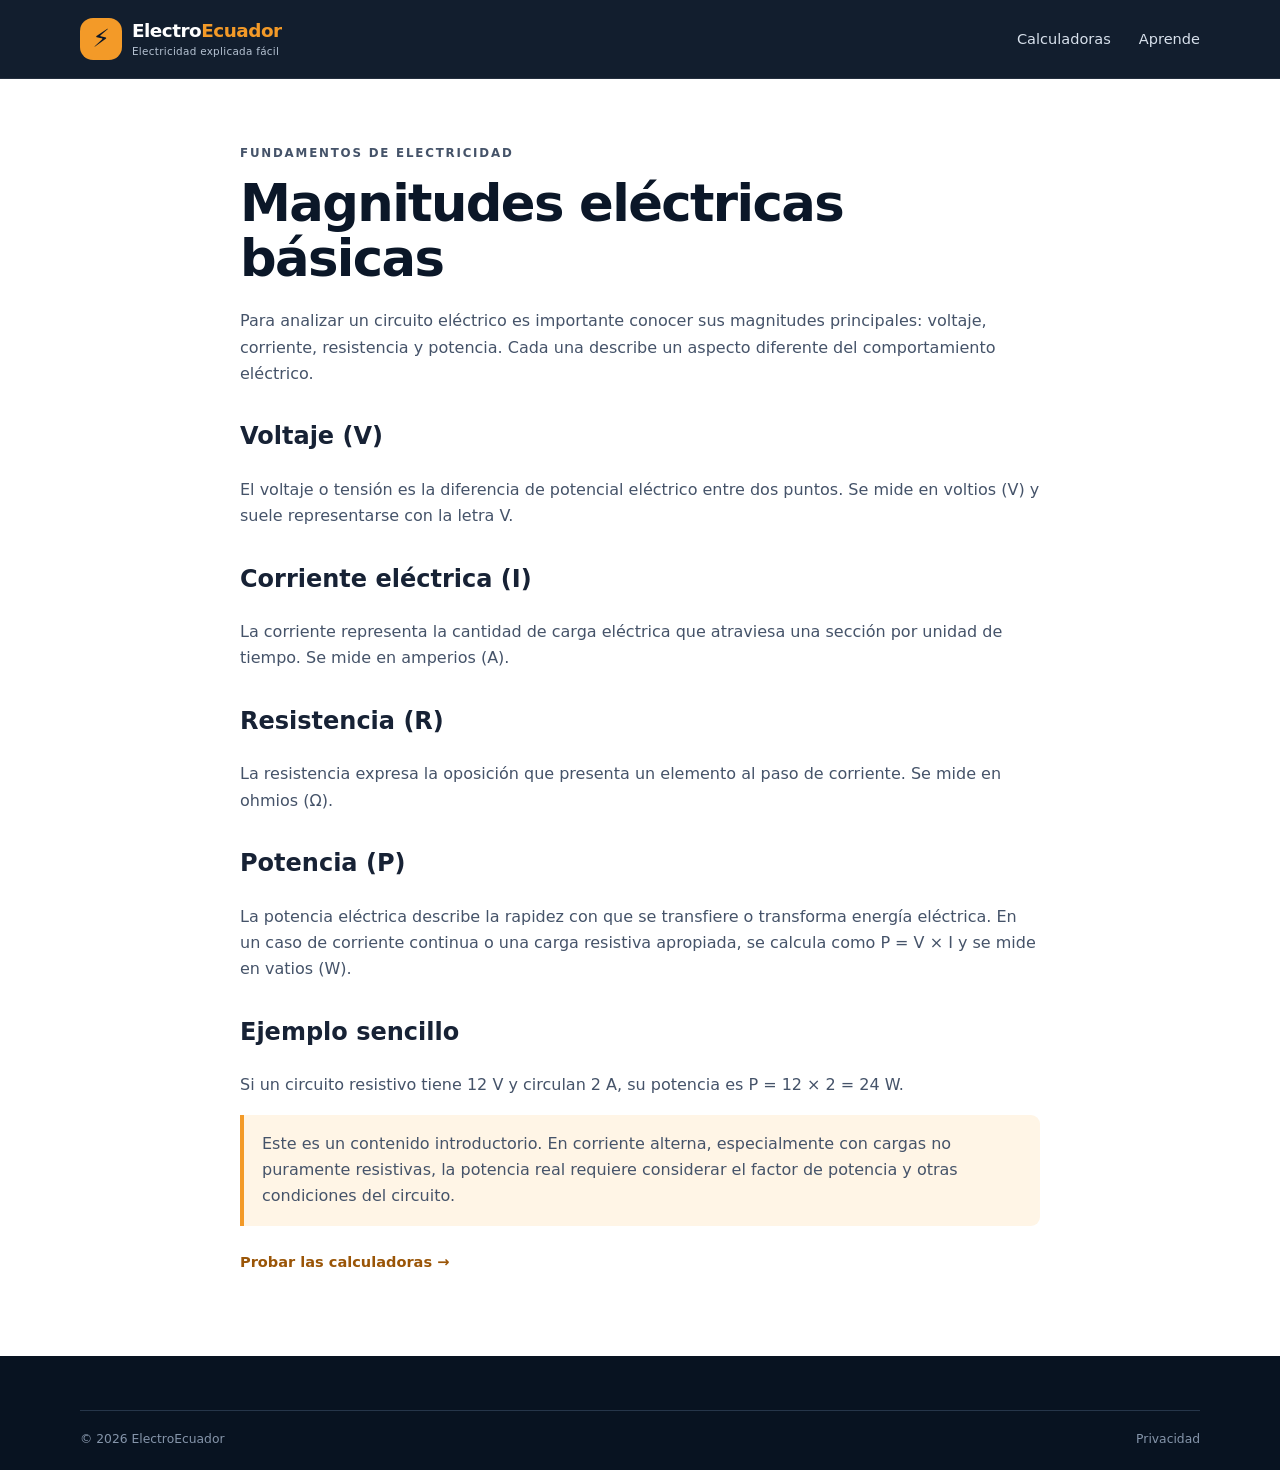
<file: magnitudes-electricas.html>
<!DOCTYPE html><html lang="es"><head><meta charset="UTF-8"><meta name="viewport" content="width=device-width,initial-scale=1"><meta name="description" content="Guía introductoria de voltaje, corriente, resistencia y potencia eléctrica."><title>Magnitudes eléctricas básicas | ElectroEcuador</title><link rel="stylesheet" href="style.css"></head><body><header class="site-header"><div class="container nav-wrap"><a class="brand" href="index.html"><span class="brand-icon">⚡</span><span>Electro<span class="brand-accent">Ecuador</span><small>Electricidad explicada fácil</small></span></a><nav class="main-nav" style="display:flex"><a href="index.html#calculadoras">Calculadoras</a><a href="index.html#aprende">Aprende</a></nav></div></header><main class="article-page"><article class="container article"><p class="eyebrow">FUNDAMENTOS DE ELECTRICIDAD</p><h1>Magnitudes eléctricas básicas</h1><p>Para analizar un circuito eléctrico es importante conocer sus magnitudes principales: voltaje, corriente, resistencia y potencia. Cada una describe un aspecto diferente del comportamiento eléctrico.</p><h2>Voltaje (V)</h2><p>El voltaje o tensión es la diferencia de potencial eléctrico entre dos puntos. Se mide en voltios (V) y suele representarse con la letra V.</p><h2>Corriente eléctrica (I)</h2><p>La corriente representa la cantidad de carga eléctrica que atraviesa una sección por unidad de tiempo. Se mide en amperios (A).</p><h2>Resistencia (R)</h2><p>La resistencia expresa la oposición que presenta un elemento al paso de corriente. Se mide en ohmios (Ω).</p><h2>Potencia (P)</h2><p>La potencia eléctrica describe la rapidez con que se transfiere o transforma energía eléctrica. En un caso de corriente continua o una carga resistiva apropiada, se calcula como P = V × I y se mide en vatios (W).</p><h2>Ejemplo sencillo</h2><p>Si un circuito resistivo tiene 12 V y circulan 2 A, su potencia es P = 12 × 2 = 24 W.</p><p class="notice">Este es un contenido introductorio. En corriente alterna, especialmente con cargas no puramente resistivas, la potencia real requiere considerar el factor de potencia y otras condiciones del circuito.</p><p><a class="text-link" href="index.html#calculadoras">Probar las calculadoras →</a></p></article></main><footer class="site-footer"><div class="container footer-bottom"><span>© <span id="year"></span> ElectroEcuador</span><a href="privacidad.html">Privacidad</a></div></footer><script>document.getElementById("year").textContent=new Date().getFullYear()</script></body></html>
</file>
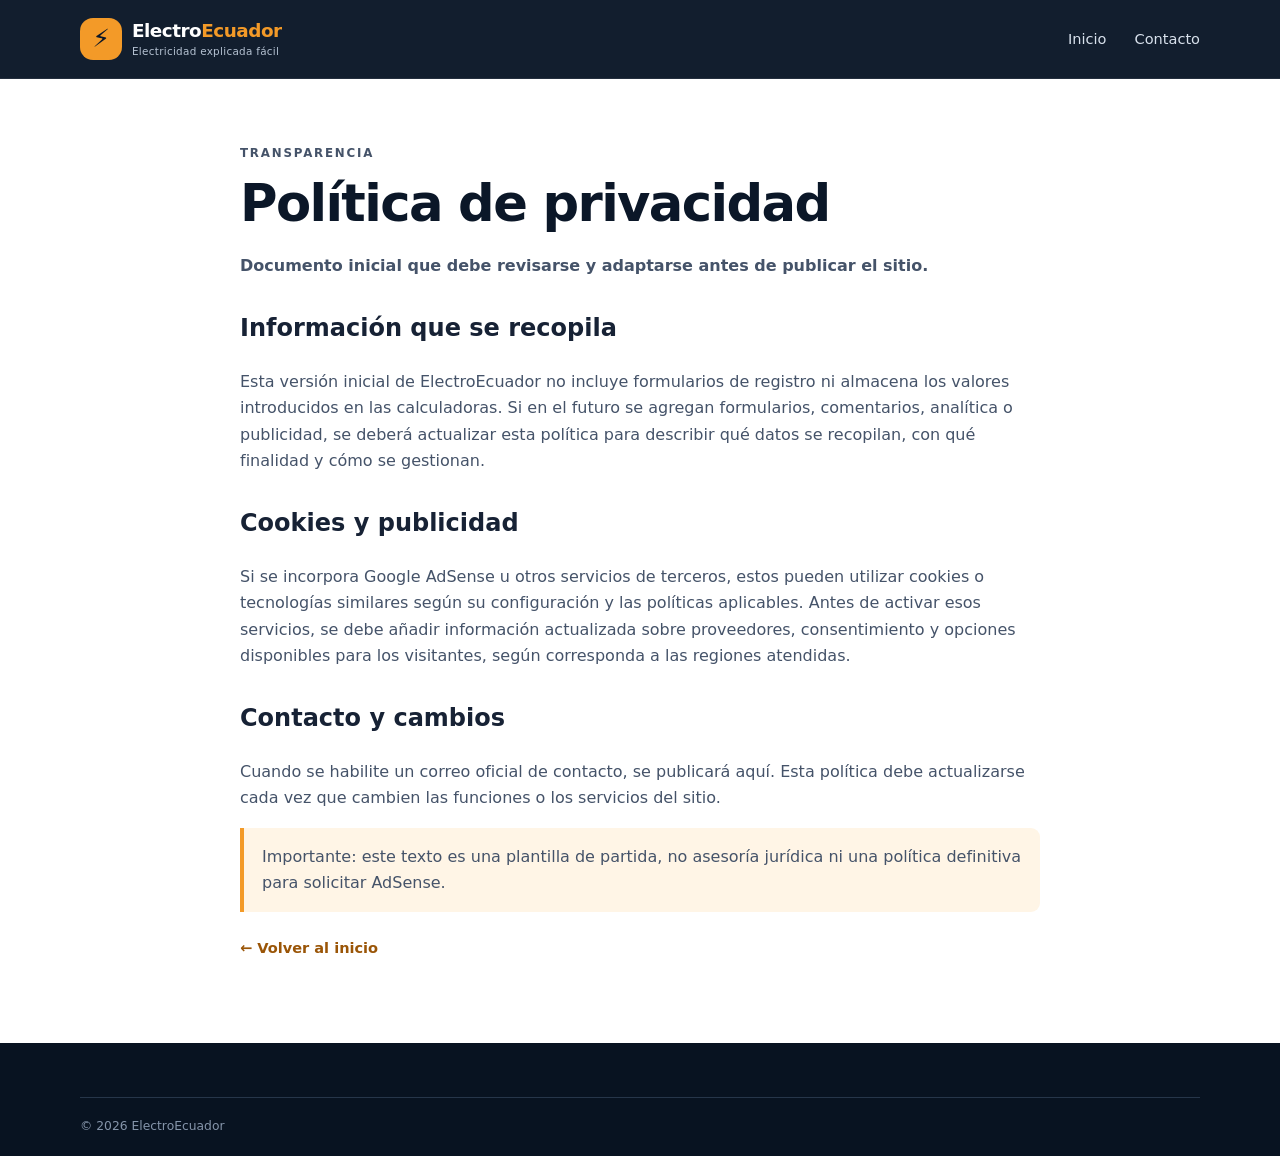
<file: privacidad.html>
<!DOCTYPE html><html lang="es"><head><meta charset="UTF-8"><meta name="viewport" content="width=device-width,initial-scale=1"><meta name="description" content="Información de privacidad de ElectroEcuador."><title>Política de privacidad | ElectroEcuador</title><link rel="stylesheet" href="style.css"></head><body><header class="site-header"><div class="container nav-wrap"><a class="brand" href="index.html"><span class="brand-icon">⚡</span><span>Electro<span class="brand-accent">Ecuador</span><small>Electricidad explicada fácil</small></span></a><nav class="main-nav" style="display:flex"><a href="index.html">Inicio</a><a href="contacto.html">Contacto</a></nav></div></header><main class="article-page"><article class="container article"><p class="eyebrow">TRANSPARENCIA</p><h1>Política de privacidad</h1><p><strong>Documento inicial que debe revisarse y adaptarse antes de publicar el sitio.</strong></p><h2>Información que se recopila</h2><p>Esta versión inicial de ElectroEcuador no incluye formularios de registro ni almacena los valores introducidos en las calculadoras. Si en el futuro se agregan formularios, comentarios, analítica o publicidad, se deberá actualizar esta política para describir qué datos se recopilan, con qué finalidad y cómo se gestionan.</p><h2>Cookies y publicidad</h2><p>Si se incorpora Google AdSense u otros servicios de terceros, estos pueden utilizar cookies o tecnologías similares según su configuración y las políticas aplicables. Antes de activar esos servicios, se debe añadir información actualizada sobre proveedores, consentimiento y opciones disponibles para los visitantes, según corresponda a las regiones atendidas.</p><h2>Contacto y cambios</h2><p>Cuando se habilite un correo oficial de contacto, se publicará aquí. Esta política debe actualizarse cada vez que cambien las funciones o los servicios del sitio.</p><p class="notice">Importante: este texto es una plantilla de partida, no asesoría jurídica ni una política definitiva para solicitar AdSense.</p><p><a class="text-link" href="index.html">← Volver al inicio</a></p></article></main><footer class="site-footer"><div class="container footer-bottom"><span>© <span id="year"></span> ElectroEcuador</span></div></footer><script>document.getElementById("year").textContent=new Date().getFullYear()</script></body></html>
</file>
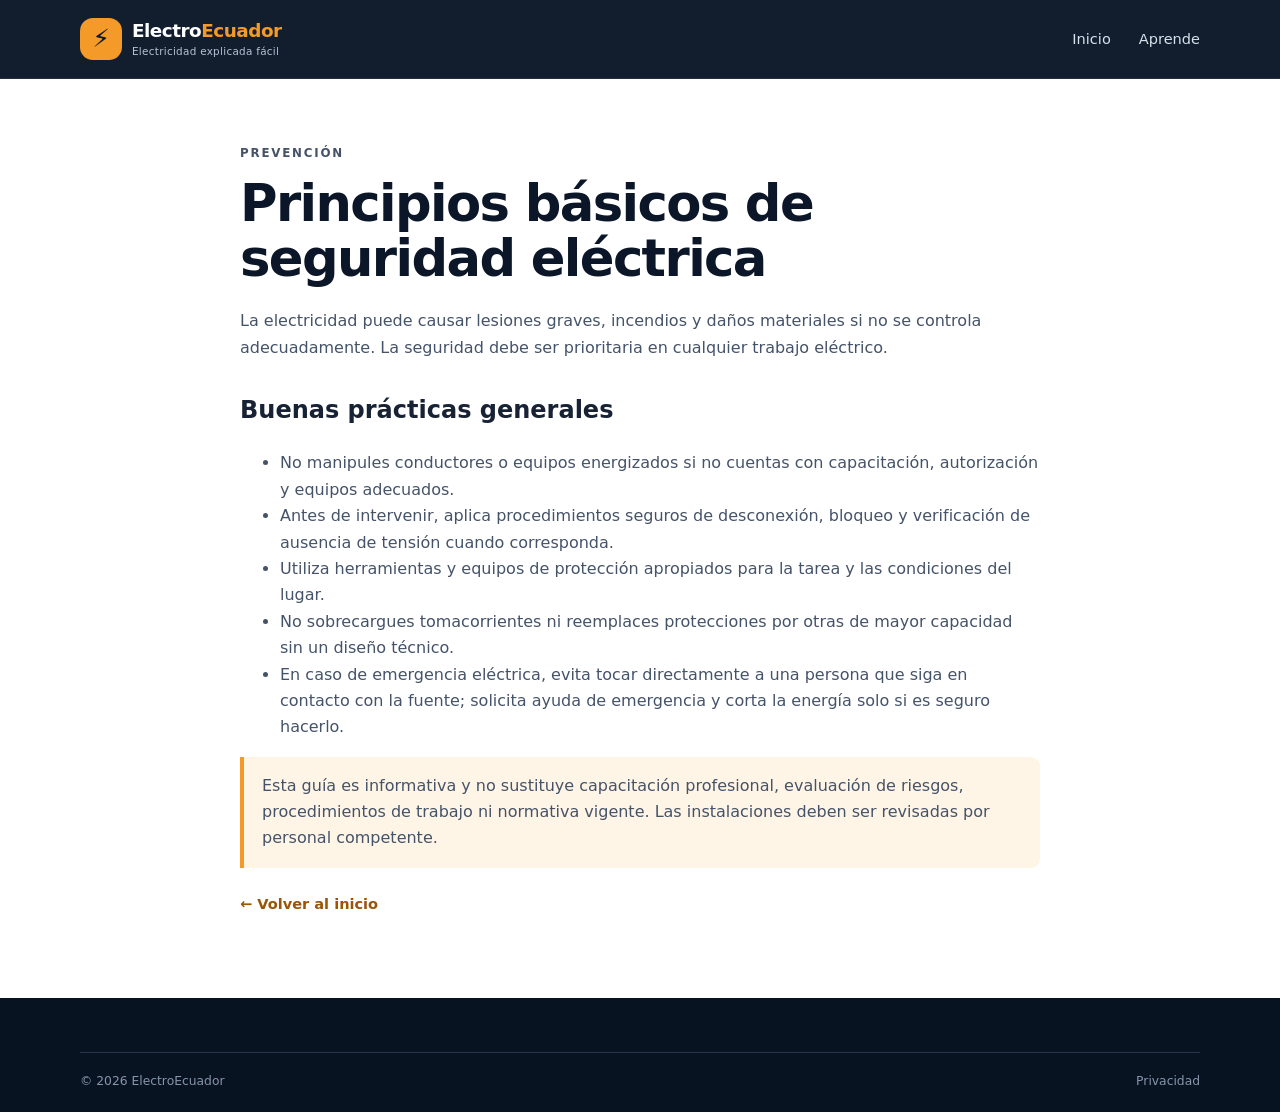
<file: seguridad-electrica.html>
<!DOCTYPE html><html lang="es"><head><meta charset="UTF-8"><meta name="viewport" content="width=device-width,initial-scale=1"><meta name="description" content="Principios básicos de prevención y seguridad eléctrica."><title>Seguridad eléctrica | ElectroEcuador</title><link rel="stylesheet" href="style.css"></head><body><header class="site-header"><div class="container nav-wrap"><a class="brand" href="index.html"><span class="brand-icon">⚡</span><span>Electro<span class="brand-accent">Ecuador</span><small>Electricidad explicada fácil</small></span></a><nav class="main-nav" style="display:flex"><a href="../index.html">Inicio</a><a href="index.html#aprende">Aprende</a></nav></div></header><main class="article-page"><article class="container article"><p class="eyebrow">PREVENCIÓN</p><h1>Principios básicos de seguridad eléctrica</h1><p>La electricidad puede causar lesiones graves, incendios y daños materiales si no se controla adecuadamente. La seguridad debe ser prioritaria en cualquier trabajo eléctrico.</p><h2>Buenas prácticas generales</h2><ul><li>No manipules conductores o equipos energizados si no cuentas con capacitación, autorización y equipos adecuados.</li><li>Antes de intervenir, aplica procedimientos seguros de desconexión, bloqueo y verificación de ausencia de tensión cuando corresponda.</li><li>Utiliza herramientas y equipos de protección apropiados para la tarea y las condiciones del lugar.</li><li>No sobrecargues tomacorrientes ni reemplaces protecciones por otras de mayor capacidad sin un diseño técnico.</li><li>En caso de emergencia eléctrica, evita tocar directamente a una persona que siga en contacto con la fuente; solicita ayuda de emergencia y corta la energía solo si es seguro hacerlo.</li></ul><p class="notice">Esta guía es informativa y no sustituye capacitación profesional, evaluación de riesgos, procedimientos de trabajo ni normativa vigente. Las instalaciones deben ser revisadas por personal competente.</p><p><a class="text-link" href="../index.html">← Volver al inicio</a></p></article></main><footer class="site-footer"><div class="container footer-bottom"><span>© <span id="year"></span> ElectroEcuador</span><a href="privacidad.html">Privacidad</a></div></footer><script>document.getElementById("year").textContent=new Date().getFullYear()</script></body></html>
</file>
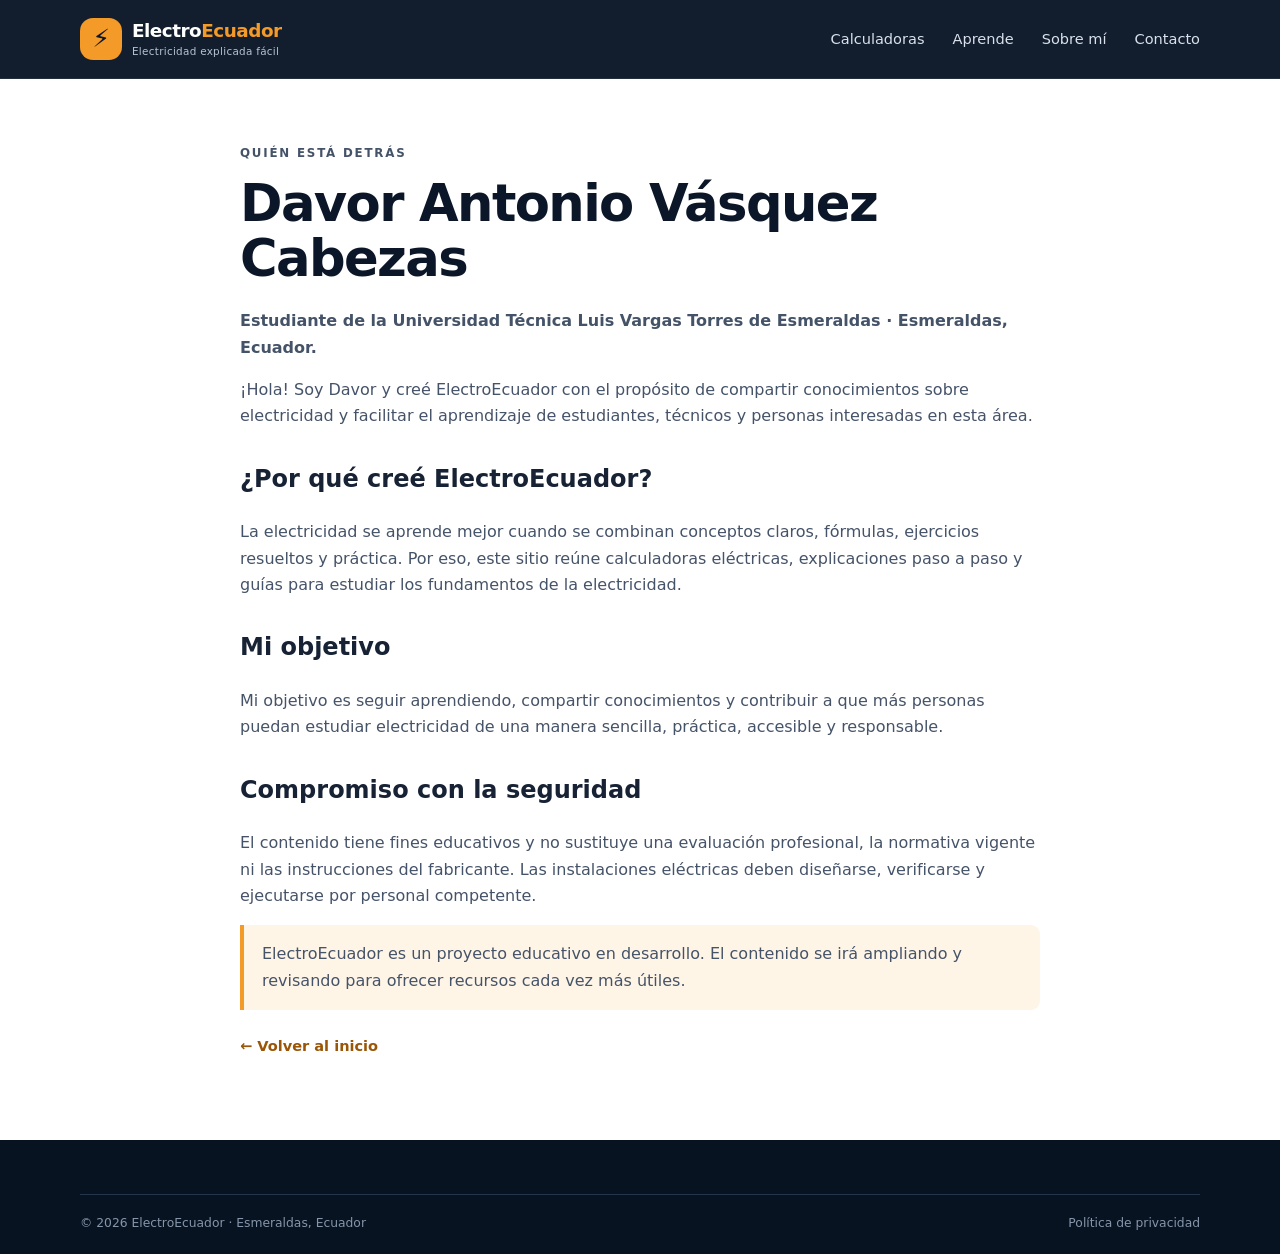
<file: sobre-nosotros.html>
<!DOCTYPE html>
<html lang="es"><head><meta charset="UTF-8"><meta name="viewport" content="width=device-width, initial-scale=1"><meta name="description" content="Conoce a Davor Antonio Vásquez Cabezas y el propósito educativo de ElectroEcuador, proyecto creado en Esmeraldas, Ecuador."><meta name="theme-color" content="#0b1728"><title>Sobre mí y ElectroEcuador</title><link rel="stylesheet" href="style.css"></head>
<body><header class="site-header"><div class="container nav-wrap"><a class="brand" href="index.html"><span class="brand-icon">⚡</span><span>Electro<span class="brand-accent">Ecuador</span><small>Electricidad explicada fácil</small></span></a><button class="menu-toggle" aria-expanded="false" aria-controls="main-nav">☰ <span class="sr-only">Abrir menú</span></button><nav id="main-nav" class="main-nav"><a href="index.html#calculadoras">Calculadoras</a><a href="index.html#aprende">Aprende</a><a href="index.html#sobre-mi">Sobre mí</a><a href="contacto.html">Contacto</a></nav></div></header>
<main class="article-page"><article class="container article"><p class="eyebrow">QUIÉN ESTÁ DETRÁS</p><h1>Davor Antonio Vásquez Cabezas</h1><p><strong>Estudiante de la Universidad Técnica Luis Vargas Torres de Esmeraldas · Esmeraldas, Ecuador.</strong></p><p>¡Hola! Soy Davor y creé ElectroEcuador con el propósito de compartir conocimientos sobre electricidad y facilitar el aprendizaje de estudiantes, técnicos y personas interesadas en esta área.</p><h2>¿Por qué creé ElectroEcuador?</h2><p>La electricidad se aprende mejor cuando se combinan conceptos claros, fórmulas, ejercicios resueltos y práctica. Por eso, este sitio reúne calculadoras eléctricas, explicaciones paso a paso y guías para estudiar los fundamentos de la electricidad.</p><h2>Mi objetivo</h2><p>Mi objetivo es seguir aprendiendo, compartir conocimientos y contribuir a que más personas puedan estudiar electricidad de una manera sencilla, práctica, accesible y responsable.</p><h2>Compromiso con la seguridad</h2><p>El contenido tiene fines educativos y no sustituye una evaluación profesional, la normativa vigente ni las instrucciones del fabricante. Las instalaciones eléctricas deben diseñarse, verificarse y ejecutarse por personal competente.</p><p class="notice">ElectroEcuador es un proyecto educativo en desarrollo. El contenido se irá ampliando y revisando para ofrecer recursos cada vez más útiles.</p><p><a class="text-link" href="index.html">← Volver al inicio</a></p></article></main><footer class="site-footer"><div class="container footer-bottom"><span>© <span id="year"></span> ElectroEcuador · Esmeraldas, Ecuador</span><a href="privacidad.html">Política de privacidad</a></div></footer><script src="main.js" defer></script></body></html>
</file>
<file: style.css>
:root{--navy:#0b1728;--navy2:#13263e;--orange:#f39a28;--orange2:#ffb34d;--ink:#172235;--muted:#637083;--line:#e3e9f0;--paper:#fff;--soft:#f4f7fb;--radius:18px;--shadow:0 16px 40px rgba(10,26,47,.08)}
*{box-sizing:border-box}html{scroll-behavior:smooth;scroll-padding-top:88px}body{margin:0;font-family:Inter,ui-sans-serif,system-ui,-apple-system,BlinkMacSystemFont,"Segoe UI",sans-serif;color:var(--ink);background:#fff;line-height:1.65}a{color:inherit;text-decoration:none}.container{width:min(1120px,calc(100% - 40px));margin-inline:auto}.skip-link{position:absolute;left:-999px;top:0;background:#fff;padding:10px;z-index:10}.skip-link:focus{left:10px}.site-header{position:sticky;top:0;z-index:5;background:rgba(11,23,40,.97);backdrop-filter:blur(12px);color:white;border-bottom:1px solid rgba(255,255,255,.08)}.nav-wrap{min-height:78px;display:flex;align-items:center;justify-content:space-between;gap:24px}.brand{display:flex;align-items:center;gap:10px;font-weight:850;font-size:1.15rem;line-height:1.15;letter-spacing:-.5px}.brand-icon{display:grid;place-items:center;width:42px;height:42px;border-radius:13px;background:var(--orange);color:var(--navy);font-size:1.55rem}.brand-accent{color:var(--orange)}.brand small{display:block;color:#b6c3d3;font-size:.65rem;font-weight:500;letter-spacing:.3px;margin-top:4px}.main-nav{display:flex;align-items:center;gap:28px;font-size:.91rem;color:#d8e1ec}.main-nav a:hover{color:var(--orange2)}.menu-toggle{display:none;background:none;border:1px solid #415069;color:#fff;border-radius:8px;padding:8px 11px;font-size:1.2rem}.hero{background:radial-gradient(circle at 75% 50%,#183653 0,transparent 35%),linear-gradient(125deg,#0b1728,#10243b);color:white;overflow:hidden}.hero-grid{min-height:500px;display:grid;grid-template-columns:1.1fr .9fr;align-items:center;gap:36px;padding-block:72px}.eyebrow{font-size:.74rem;letter-spacing:1.8px;font-weight:800;color:#d77d12;margin:0 0 12px}.hero .eyebrow{color:var(--orange2)}h1,h2,h3,p{margin-top:0}h1{font-size:clamp(2.6rem,5vw,4.4rem);line-height:1.08;letter-spacing:-2.8px;margin-bottom:22px;max-width:660px}h1 span{color:var(--orange2)}.hero-text{font-size:1.12rem;color:#c5d0df;max-width:570px;margin-bottom:28px}.hero-actions{display:flex;gap:12px;flex-wrap:wrap}.btn{display:inline-flex;align-items:center;justify-content:center;gap:10px;border-radius:10px;padding:12px 18px;font-weight:750;font-size:.92rem;border:1px solid transparent;cursor:pointer;transition:transform .2s,background .2s}.btn:hover{transform:translateY(-2px)}.btn-primary{background:var(--orange);color:#172235}.btn-primary:hover{background:var(--orange2)}.btn-outline{border-color:#62758b;color:#fff}.btn-outline:hover{background:#203a55}.hero-note{display:flex;align-items:center;gap:9px;margin-top:28px;color:#aab9ca;font-size:.84rem}.pulse-dot{width:8px;height:8px;border-radius:50%;background:#4bd49b;box-shadow:0 0 0 5px #4bd49b22}.hero-art{position:relative;min-height:340px;display:grid;place-items:center}.circuit-ring{position:absolute;border:1px solid #45627c;border-radius:50%;transform:rotate(-25deg)}.ring-one{width:310px;height:310px;border-style:dashed}.ring-two{width:240px;height:240px;border-color:#f39a2866}.bolt{display:grid;place-items:center;width:150px;height:150px;border-radius:38px;background:linear-gradient(145deg,#ffb34d,#e98513);color:#122239;font-size:7rem;box-shadow:0 20px 70px #f39a2844;transform:rotate(-8deg)}.node{position:absolute;width:13px;height:13px;background:var(--orange2);border:3px solid #173451;border-radius:50%}.node-a{top:42px;right:90px}.node-b{bottom:55px;left:65px}.node-c{top:100px;left:50px}.art-label{position:absolute;background:#1c3550;border:1px solid #3c5872;color:#ffbd65;padding:8px 13px;border-radius:8px;font-weight:750;font-size:.88rem}.label-top{top:45px;left:15%}.label-bottom{bottom:40px;right:8%}.section{padding:82px 0}.section-muted{background:var(--soft)}.section-heading{display:flex;justify-content:space-between;align-items:end;gap:30px;margin-bottom:32px}.section-heading h2,.install-banner h2,.newsletter h2{font-size:clamp(1.8rem,3vw,2.6rem);line-height:1.2;letter-spacing:-1.1px;margin-bottom:0}.section-heading>p{max-width:400px;color:var(--muted);margin-bottom:3px}.calculator-grid{display:grid;grid-template-columns:repeat(2,minmax(0,1fr));gap:22px}.calculator-card,.resource-card{background:#fff;border:1px solid var(--line);border-radius:var(--radius);padding:27px;box-shadow:var(--shadow)}.card-icon{width:48px;height:48px;display:grid;place-items:center;border-radius:14px;background:#fff0dc;color:#bc6a0a;font-size:1.7rem;font-weight:800;margin-bottom:18px}.calculator-card h3,.resource-card h3{font-size:1.25rem;margin-bottom:8px}.calculator-card>p,.resource-card>p:not(.tag){color:var(--muted);font-size:.94rem}.calc-form{display:grid;grid-template-columns:1fr 1fr;gap:9px 13px;margin-top:20px}.calc-form label{font-size:.83rem;font-weight:700;color:#39485c;align-self:end}.calc-form input,.calc-form select{width:100%;min-width:0;padding:11px 12px;border:1px solid #d5deea;border-radius:9px;background:#fff;color:var(--ink);font:inherit;font-size:.93rem}.calc-form input:focus,.calc-form select:focus{outline:3px solid #f39a2833;border-color:var(--orange)}.calc-form button,.calc-form output{grid-column:1/-1}.btn-full{width:100%;margin-top:8px}.result{display:block;background:#f3f7fb;border:1px solid #e0e8f1;border-radius:9px;padding:12px;color:#536174;font-size:.9rem;min-height:48px}.result.success{background:#eaf8f0;border-color:#b7e5c9;color:#17663d;font-weight:750}.small-note{color:#68768a;font-size:.81rem;margin:18px 2px 0}.resource-grid{display:grid;grid-template-columns:repeat(3,minmax(0,1fr));gap:20px}.resource-card{box-shadow:none;padding:25px}.resource-emoji{font-size:2rem;margin-bottom:14px}.tag{font-size:.7rem;letter-spacing:1.1px;font-weight:850;color:#c57918;margin-bottom:8px}.text-link{display:inline-flex;gap:8px;color:#9a5507;font-weight:800;margin-top:8px;font-size:.91rem}.text-link:hover{color:#e98513}.install-banner{background:var(--navy);color:#fff;border-radius:24px;padding:46px;display:grid;grid-template-columns:1fr 180px;align-items:center;gap:28px}.install-banner p:not(.eyebrow){color:#bdc9d8;max-width:700px;margin:17px 0 0}.install-symbol{height:150px;border-radius:24px;border:1px solid #3a506a;display:grid;place-items:center;font-size:5rem;color:#f39a28;position:relative;background:radial-gradient(circle,#1a3854,#0d1c2f)}.install-symbol span{position:absolute;font-size:2rem;color:#ffbd65}.newsletter{padding:54px 0}.newsletter-inner{display:flex;align-items:center;justify-content:space-between;gap:30px}.newsletter-inner p:not(.eyebrow){color:var(--muted);margin:12px 0 0}.site-footer{background:#081321;color:#d6dfeb;padding:54px 0 20px}.footer-grid{display:grid;grid-template-columns:1.5fr 1fr 1fr;gap:45px;padding-bottom:38px}.footer-brand{color:white}.footer-description{max-width:320px;color:#96a6ba;font-size:.9rem;margin-top:18px}.footer-grid h3{font-size:.95rem;color:#fff;margin-bottom:15px}.footer-grid>div:not(:first-child){display:flex;flex-direction:column;align-items:flex-start;gap:9px}.footer-grid>div>a:not(.brand){color:#9fadc0;font-size:.88rem}.footer-grid>div>a:hover{color:var(--orange2)}.footer-bottom{border-top:1px solid #26364a;padding-top:18px;display:flex;justify-content:space-between;gap:15px;color:#8595aa;font-size:.77rem}.sr-only{position:absolute;width:1px;height:1px;padding:0;margin:-1px;overflow:hidden;clip:rect(0,0,0,0);white-space:nowrap;border:0}
.article-page{min-height:60vh;padding:65px 0}.article{max-width:800px;margin:auto}.article h1{font-size:clamp(2.2rem,4vw,3.4rem);color:var(--navy);letter-spacing:-1.6px}.article h2{margin-top:30px}.article p,.article li{color:#455369}.article .notice{background:#fff5e6;border-left:4px solid var(--orange);padding:16px 18px;border-radius:0 9px 9px 0}
@media(max-width:800px){.hero-grid{grid-template-columns:1fr;padding-block:58px}.hero-art{min-height:260px}.ring-one{width:245px;height:245px}.ring-two{width:190px;height:190px}.bolt{width:115px;height:115px;font-size:5.5rem}.section-heading{display:block}.section-heading>p{margin-top:14px}.resource-grid{grid-template-columns:1fr 1fr}.install-banner{padding:32px;grid-template-columns:1fr 120px}.install-symbol{height:120px;font-size:3.7rem}.footer-grid{gap:25px}}
@media(max-width:600px){.container{width:min(100% - 28px,1120px)}.nav-wrap{min-height:70px}.menu-toggle{display:block}.main-nav{display:none;position:absolute;top:69px;left:0;right:0;background:#0b1728;padding:18px 22px 22px;flex-direction:column;align-items:flex-start;gap:16px;border-bottom:1px solid #2a3a50}.main-nav.open{display:flex}.hero-grid{padding-block:48px}.hero-art{min-height:240px}h1{letter-spacing:-1.8px}.section{padding:60px 0}.calculator-grid,.resource-grid{grid-template-columns:1fr}.calculator-card{padding:22px}.install-banner{grid-template-columns:1fr}.install-symbol{display:none}.newsletter-inner{align-items:flex-start;flex-direction:column}.footer-grid{grid-template-columns:1fr 1fr}.footer-grid>div:first-child{grid-column:1/-1}.footer-bottom{flex-direction:column}.calc-form{gap:8px 10px}}
@media(prefers-reduced-motion:reduce){html{scroll-behavior:auto}*,*::before,*::after{transition:none!important}}

/* Mejoras añadidas para ElectroEcuador */
.about-card{display:grid;grid-template-columns:100px minmax(0,1fr);gap:28px;align-items:start;background:#fff;border:1px solid var(--line);border-radius:var(--radius);padding:clamp(24px,4vw,42px);box-shadow:var(--shadow)}
.about-avatar{width:88px;height:88px;display:grid;place-items:center;border-radius:50%;background:linear-gradient(145deg,var(--orange2),var(--orange));color:var(--navy);font-size:2.7rem;font-weight:900;box-shadow:0 8px 24px #f39a2833}
.about-copy h2{font-size:clamp(1.7rem,3vw,2.3rem);line-height:1.2;letter-spacing:-1px;margin-bottom:10px}
.about-copy p{color:var(--muted);max-width:790px}
.about-copy .about-location{font-weight:750;color:#35465b}
.about-copy .about-motto{font-weight:850;color:#9a5507}
@media(max-width:600px){.about-card{grid-template-columns:1fr;gap:18px}.about-avatar{width:72px;height:72px;font-size:2.2rem}}
</file>
